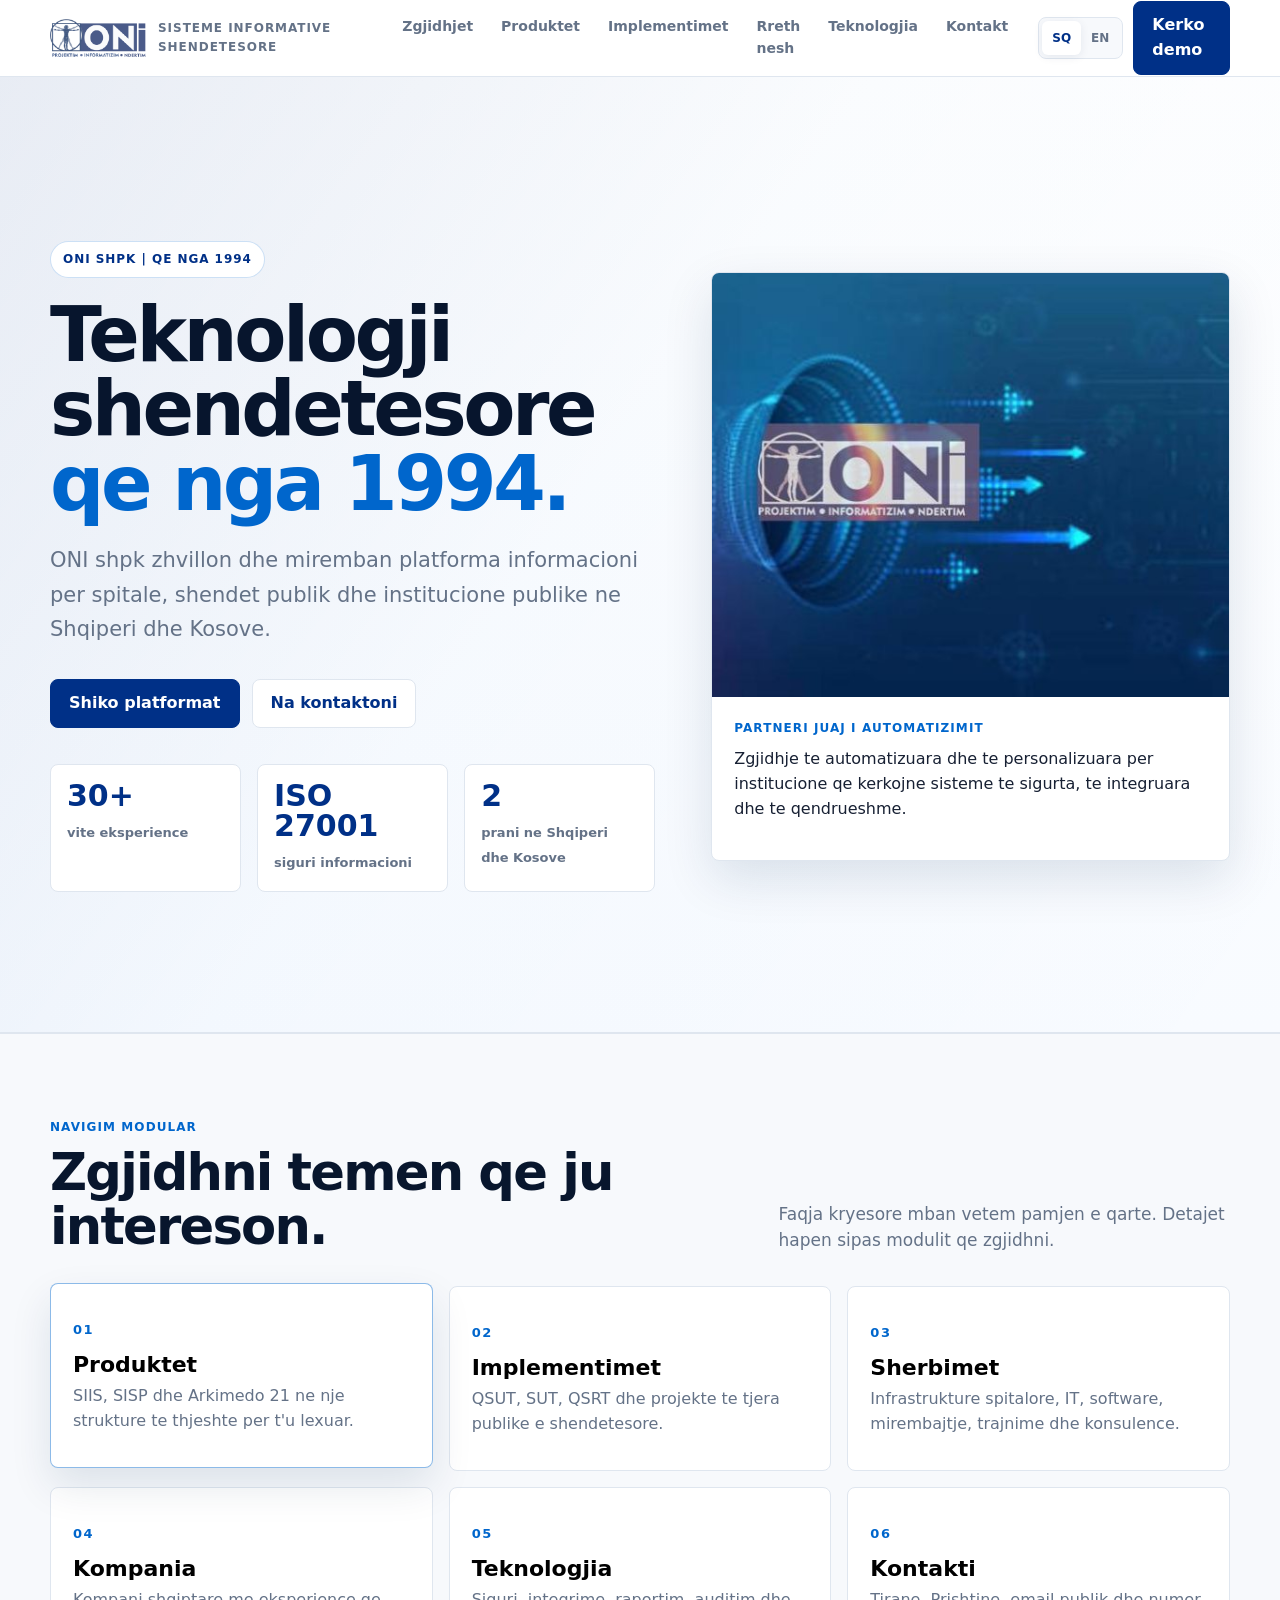
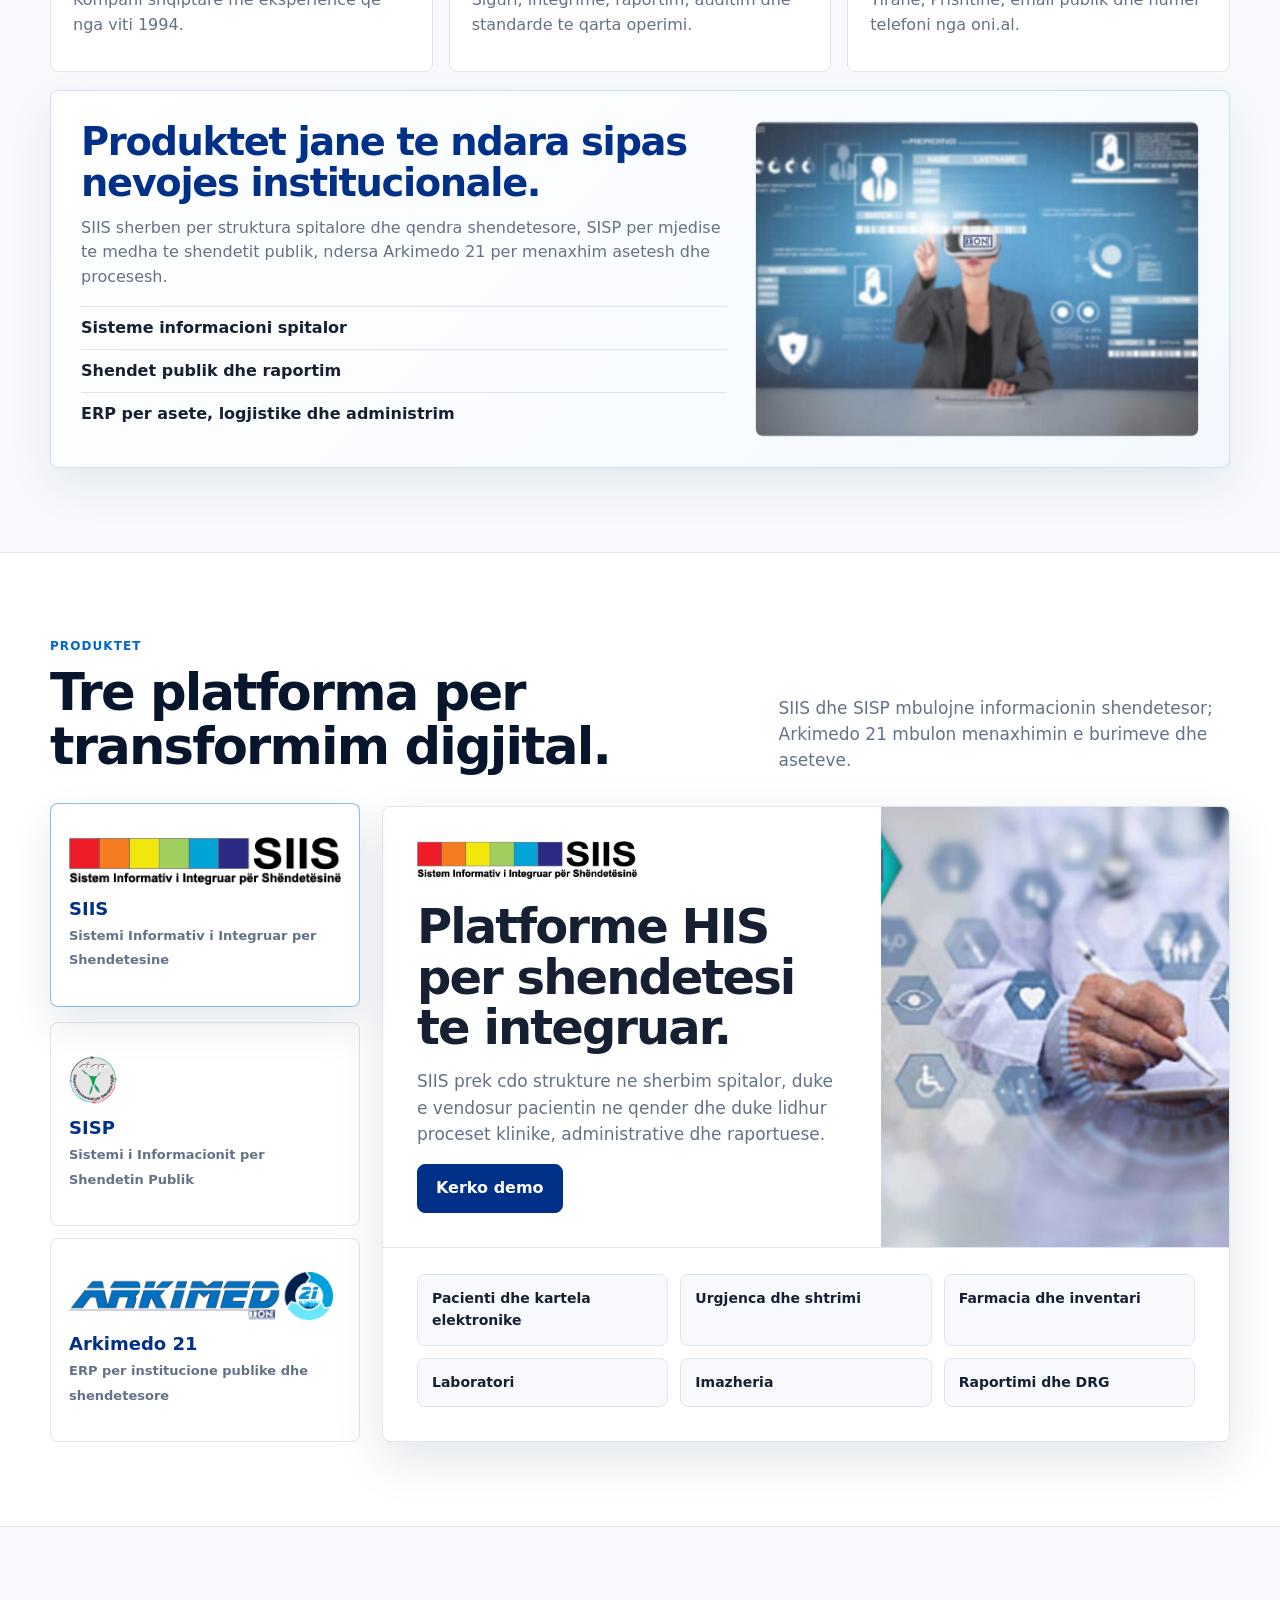
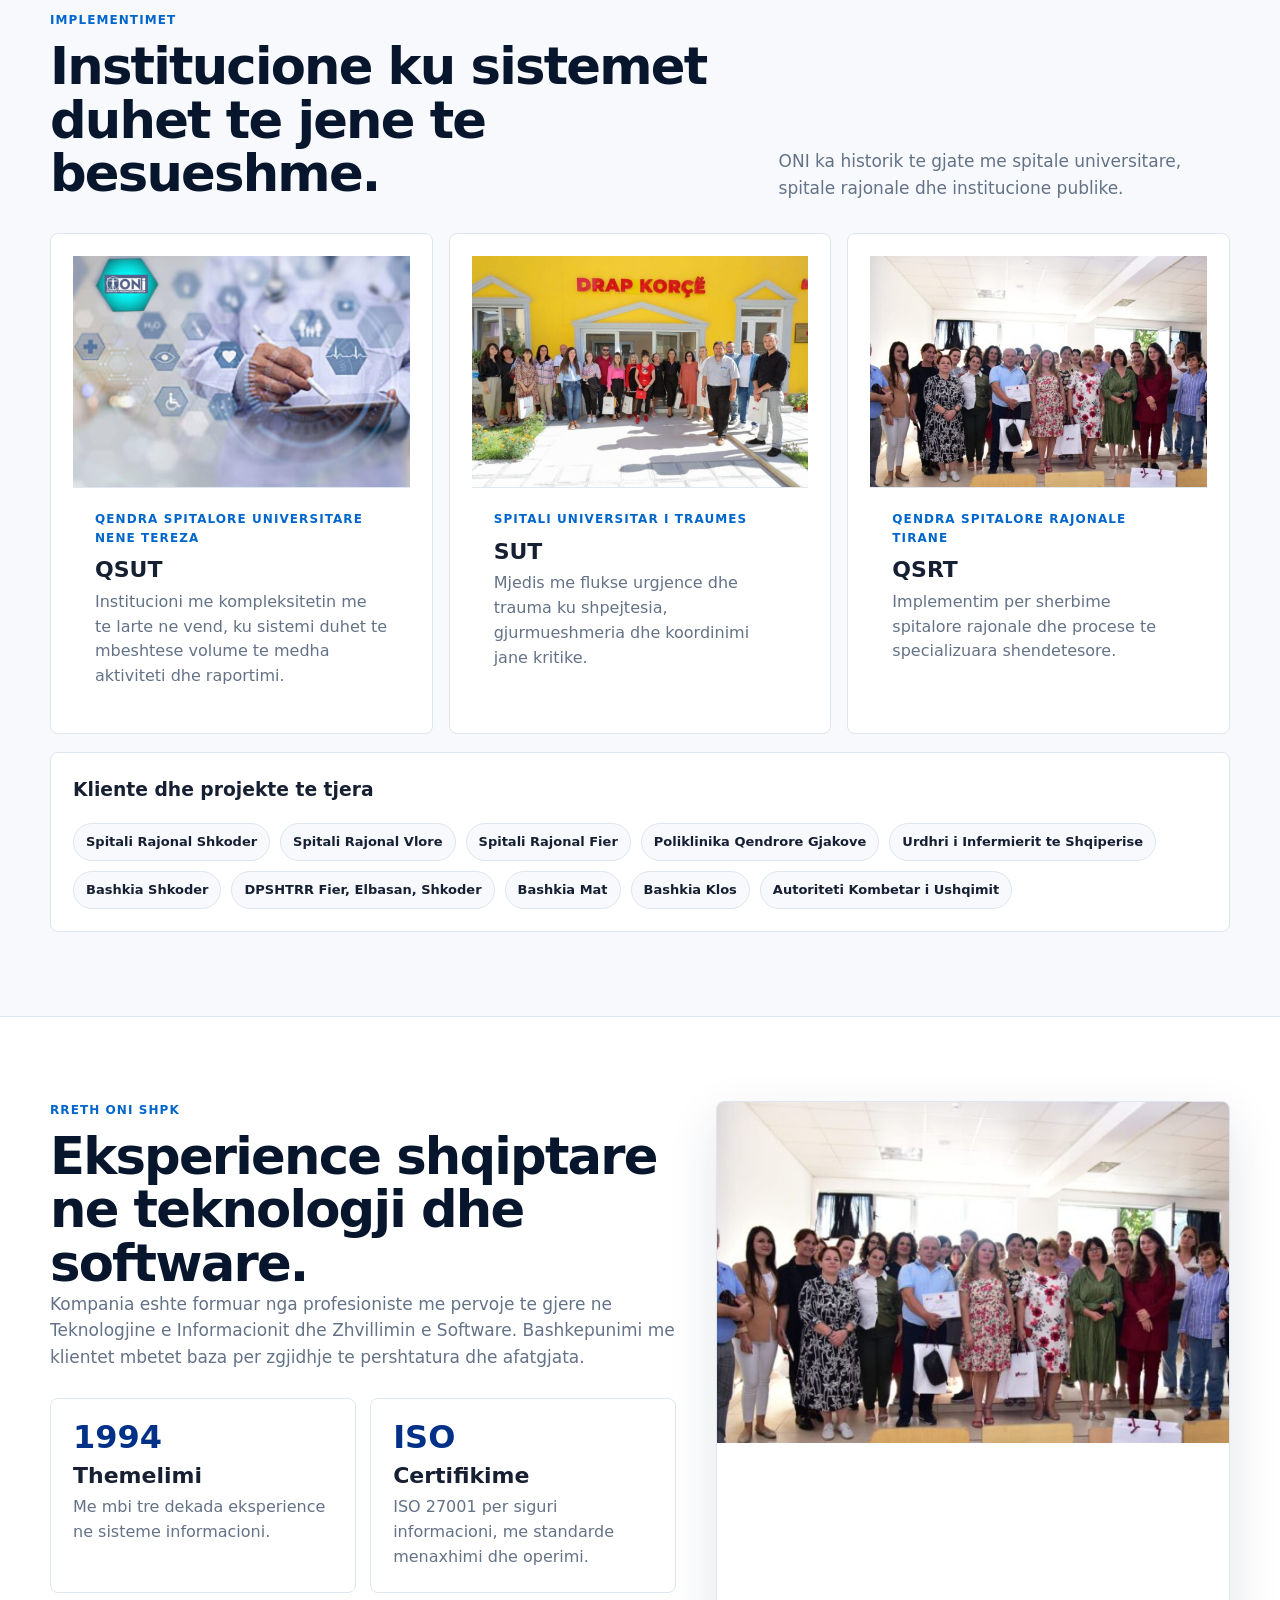
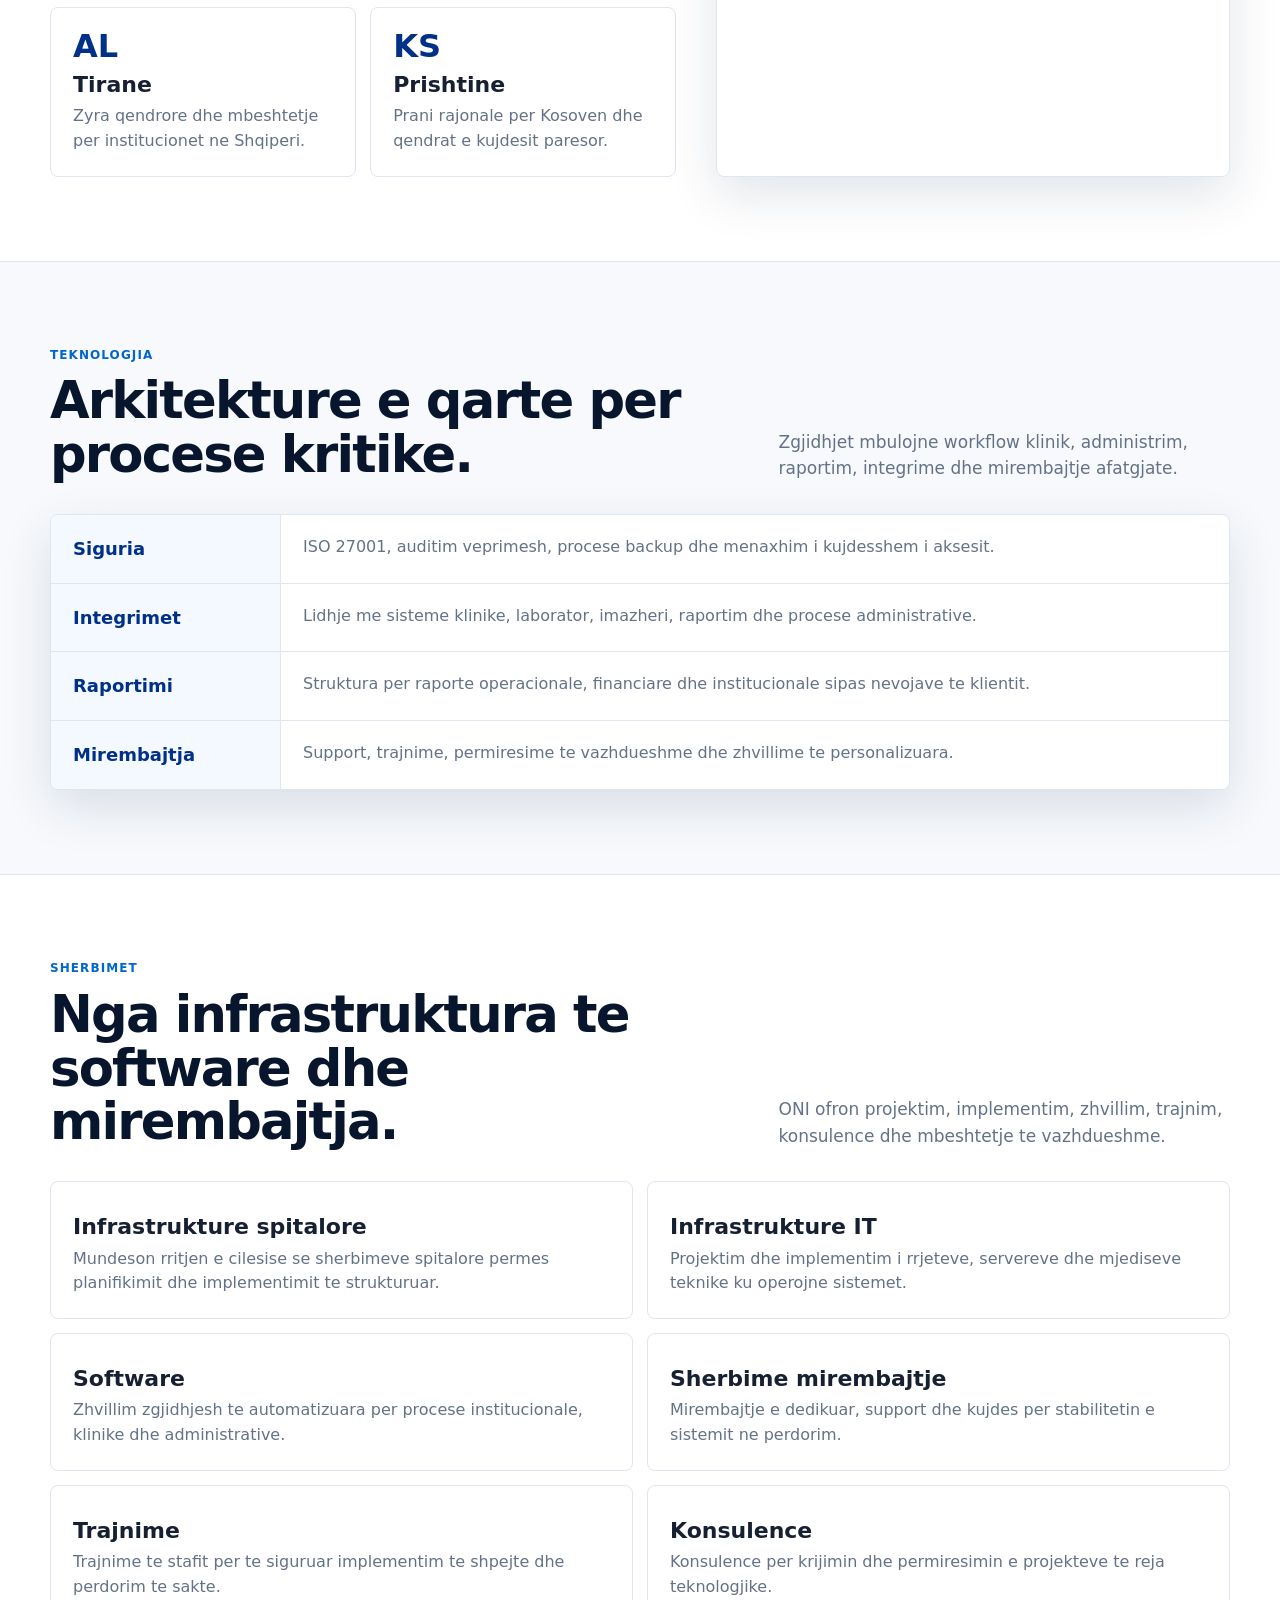
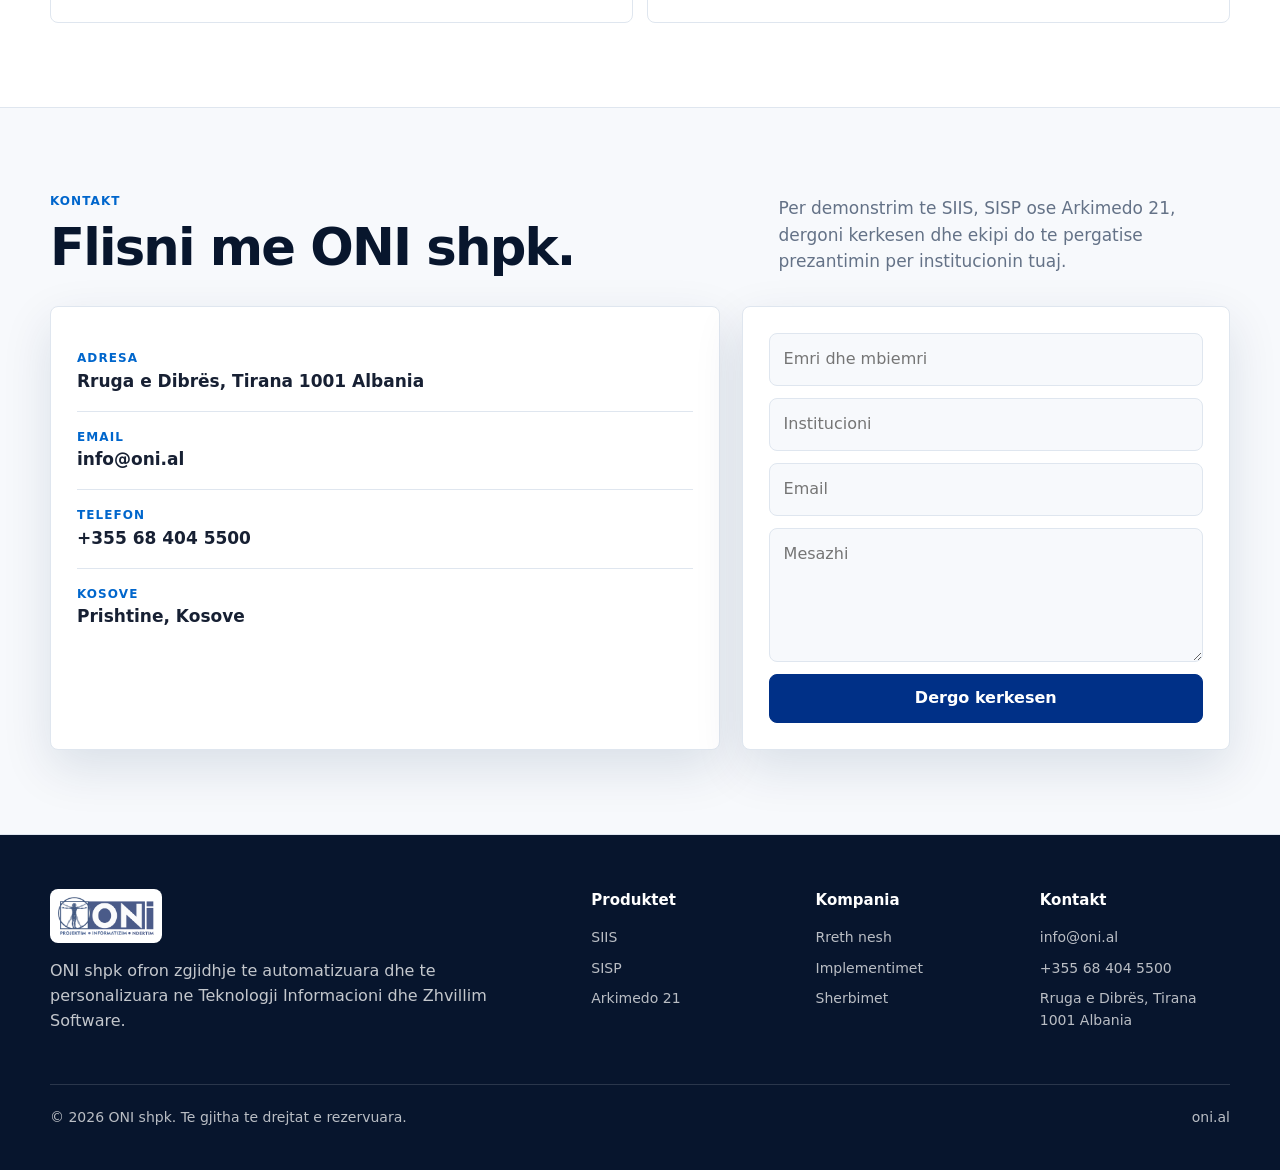
<file: index.html>
﻿<!doctype html>
<html lang="sq"><head><meta charset="utf-8"><meta name="viewport" content="width=device-width,initial-scale=1"><title>ONI shpk | Teknologji shendetesore qe nga 1994</title><meta name="description" content="ONI shpk zhvillon sisteme informacioni shendetesore dhe zgjidhje ERP per institucione ne Shqiperi dhe Kosove."><style>
:root{--b:#003087;--a:#0066cc;--p:#f4f9ff;--s:#f7f9fc;--t:#172033;--m:#647287;--l:#dfe6ef;--r:8px;--sh:0 18px 50px rgba(12,42,82,.12);font-family:Inter,system-ui,-apple-system,Segoe UI,Arial,sans-serif}*{box-sizing:border-box}html{scroll-behavior:smooth}body{margin:0;color:var(--t);line-height:1.55;background:#fff}img{max-width:100%;display:block}a{text-decoration:none;color:inherit}button,input,textarea{font:inherit}.wrap{width:min(1180px,calc(100% - 40px));margin:auto}.top{position:sticky;top:0;z-index:5;background:rgba(255,255,255,.95);backdrop-filter:blur(16px);border-bottom:1px solid var(--l)}.nav{height:76px;display:flex;align-items:center;justify-content:space-between;gap:18px}.brand{display:flex;align-items:center;gap:12px}.brand img{width:96px}.brand small{font-size:12px;color:var(--m);font-weight:800;text-transform:uppercase;letter-spacing:.08em}.links{display:flex;gap:4px}.links a{padding:10px 12px;border-radius:var(--r);font-size:14px;font-weight:750;color:var(--m)}.links a:hover{color:var(--b);background:var(--p)}.actions{display:flex;gap:10px;align-items:center}.lang{display:grid;grid-template-columns:1fr 1fr;padding:3px;background:var(--s);border:1px solid var(--l);border-radius:var(--r)}.lang button{border:0;background:transparent;border-radius:6px;padding:8px 10px;font-size:12px;font-weight:850;color:var(--m);cursor:pointer}.lang .on{background:#fff;color:var(--b);box-shadow:0 2px 10px rgba(12,42,82,.08)}.btn{display:inline-flex;align-items:center;justify-content:center;min-height:44px;border:1px solid var(--l);border-radius:var(--r);padding:11px 18px;background:#fff;color:var(--b);font-weight:850;cursor:pointer}.btn.primary{background:var(--b);border-color:var(--b);color:#fff}.menu{display:none}.hero{background:linear-gradient(125deg,rgba(0,48,135,.09),rgba(0,102,204,.02) 45%,transparent),linear-gradient(#fff,#f8fbff);border-bottom:1px solid var(--l)}.hero-grid{min-height:660px;display:grid;grid-template-columns:1.05fr .9fr;align-items:center;gap:56px;padding:80px 0 56px}.eyebrow{display:inline-flex;border:1px solid rgba(0,102,204,.2);border-radius:999px;background:#fff;color:var(--b);padding:8px 12px;font-size:12px;font-weight:900;text-transform:uppercase;letter-spacing:.08em;margin:0 0 20px}h1,h2,h3,p{margin-top:0}.hero h1{font-size:clamp(42px,6vw,76px);line-height:.98;letter-spacing:-.045em;margin:0 0 22px;color:#07152d}.hero h1 span{color:var(--a)}.lead{max-width:680px;color:var(--m);font-size:clamp(17px,2vw,21px);line-height:1.65;margin-bottom:32px}.cta{display:flex;flex-wrap:wrap;gap:12px;margin-bottom:36px}.metrics,.grid3{display:grid;grid-template-columns:repeat(3,1fr);gap:16px}.metric,.card,.tab,.info,.contact-card{border:1px solid var(--l);border-radius:var(--r);background:#fff}.metric{padding:16px;min-height:92px}.metric b{display:block;color:var(--b);font-size:30px;line-height:1;margin-bottom:9px}.metric span{font-size:13px;color:var(--m);font-weight:750}.visual,.product,.about-img{border:1px solid var(--l);border-radius:var(--r);box-shadow:var(--sh);overflow:hidden;background:#fff}.visual img{width:100%;aspect-ratio:1/.82;object-fit:cover}.visual div{padding:22px}.label,.k,.meta{display:block;color:var(--a);font-size:12px;font-weight:900;letter-spacing:.09em;text-transform:uppercase;margin-bottom:10px}section{padding:84px 0}.soft{background:var(--s);border-top:1px solid var(--l);border-bottom:1px solid var(--l)}.head{display:grid;grid-template-columns:1fr .65fr;gap:34px;align-items:end;margin-bottom:32px}.title{font-size:clamp(31px,4vw,52px);line-height:1.05;letter-spacing:-.035em;margin:0;color:#08162d}.copy{color:var(--m);font-size:17px;margin:0}.card,.tab,.info{transition:.18s}.card:hover,.tab:hover,.active,.info:hover{transform:translateY(-3px);border-color:rgba(0,102,204,.45);box-shadow:0 18px 42px rgba(12,42,82,.11)}.card{cursor:pointer;text-align:left;padding:22px;min-height:185px}.num{color:var(--a);font-size:13px;font-weight:900;letter-spacing:.12em}.card h3,.info h3{font-size:22px;line-height:1.2;margin:10px 0 6px}.card p,.info p{color:var(--m);margin:0}.panel{margin-top:18px;border:1px solid rgba(0,102,204,.18);border-radius:var(--r);background:linear-gradient(135deg,#fff,var(--p));box-shadow:0 18px 46px rgba(12,42,82,.08);padding:30px;display:grid;grid-template-columns:.8fr .55fr;gap:28px}.panel h3{font-size:clamp(26px,3vw,40px);line-height:1.08;letter-spacing:-.035em;color:var(--b);margin-bottom:12px}.panel p{color:var(--m);font-size:16px}.panel ul{list-style:none;margin:0;padding:0;display:grid;gap:8px}.panel li{border-top:1px solid rgba(0,48,135,.12);padding-top:9px;font-weight:750}.panel img{height:100%;min-height:260px;width:100%;object-fit:cover;border-radius:var(--r);border:1px solid var(--l)}.products{display:grid;grid-template-columns:310px 1fr;gap:22px}.tabs{display:grid;gap:12px}.tab{text-align:left;cursor:pointer;padding:18px}.tab img{max-height:48px;width:auto;margin-bottom:10px}.tab b{display:block;color:var(--b);font-size:18px}.tab span{font-size:13px;color:var(--m);font-weight:750}.product-main{display:grid;grid-template-columns:1fr .7fr;min-height:360px}.product-copy{padding:34px}.product-copy img{max-width:220px;max-height:70px;margin-bottom:22px}.product-copy h3{font-size:clamp(29px,4vw,48px);line-height:1.05;letter-spacing:-.04em;margin-bottom:16px}.product-copy p{color:var(--m);font-size:17px}.product-photo img{height:100%;width:100%;object-fit:cover}.pills{padding:26px 34px 34px;border-top:1px solid var(--l);display:grid;grid-template-columns:repeat(3,1fr);gap:12px}.pill{border:1px solid var(--l);border-radius:var(--r);background:var(--s);padding:13px 14px;font-size:14px;font-weight:760}.case{overflow:hidden}.case img{width:100%;aspect-ratio:1.45/1;object-fit:cover;border-bottom:1px solid var(--l)}.body{padding:22px}.clients{margin-top:18px;border:1px solid var(--l);border-radius:var(--r);background:#fff;padding:22px}.client-list{display:flex;flex-wrap:wrap;gap:10px}.client-list span{border:1px solid var(--l);border-radius:999px;background:var(--s);padding:8px 12px;font-size:13px;font-weight:750}.split{display:grid;grid-template-columns:1fr .82fr;gap:40px}.about-img img{width:100%;aspect-ratio:1.5/1;object-fit:cover}.grid2{display:grid;grid-template-columns:repeat(2,1fr);gap:14px}.info{padding:22px}.info strong{display:block;color:var(--b);font-size:32px;line-height:1;margin-bottom:10px}.tech{border:1px solid var(--l);border-radius:var(--r);background:#fff;box-shadow:var(--sh);overflow:hidden}.row{display:grid;grid-template-columns:230px 1fr;border-bottom:1px solid var(--l)}.row:last-child{border-bottom:0}.row h3{margin:0;padding:20px 22px;background:var(--p);border-right:1px solid var(--l);color:var(--b);font-size:18px}.row p{margin:0;padding:20px 22px;color:var(--m)}.contact{display:grid;grid-template-columns:.85fr .62fr;gap:22px}.contact-card{padding:26px;box-shadow:var(--sh)}.contact-row{padding:16px 0;border-bottom:1px solid var(--l)}.contact-row:last-child{border:0}.contact-row span{display:block;color:var(--a);font-size:12px;font-weight:900;text-transform:uppercase;letter-spacing:.09em}.contact-row strong{font-size:17px}.form{display:grid;gap:12px}.form input,.form textarea{width:100%;border:1px solid var(--l);border-radius:var(--r);background:var(--s);padding:13px 14px;outline:none}.form textarea{min-height:134px;resize:vertical}footer{background:#07152d;color:rgba(255,255,255,.76);padding:54px 0 32px}.foot{display:grid;grid-template-columns:1.2fr repeat(3,.45fr);gap:34px;margin-bottom:34px}footer img{width:112px;background:#fff;border-radius:var(--r);padding:8px;margin-bottom:16px}footer h3{color:#fff;font-size:15px}footer a,footer span{display:block;color:rgba(255,255,255,.72);font-size:14px;margin-bottom:9px}.bottom{border-top:1px solid rgba(255,255,255,.14);padding-top:22px;display:flex;justify-content:space-between;gap:20px}.reveal{opacity:0;transform:translateY(18px);transition:.55s}.visible{opacity:1;transform:none}.toast{position:fixed;left:50%;bottom:24px;transform:translateX(-50%);z-index:9;background:var(--b);color:#fff;padding:13px 18px;border-radius:var(--r);box-shadow:0 18px 45px rgba(12,42,82,.2);display:none;max-width:min(520px,calc(100% - 32px));text-align:center;font-weight:780}@media(max-width:1060px){.menu{display:inline-grid;place-items:center}.links{position:absolute;left:0;right:0;top:76px;background:#fff;border-bottom:1px solid var(--l);padding:14px 20px 20px;display:none;grid-template-columns:repeat(2,1fr)}.links.open{display:grid}.nav-cta{display:none}.hero-grid,.head,.panel,.products,.split,.contact{grid-template-columns:1fr}.hero-grid{min-height:auto}.product-main{grid-template-columns:1fr}}@media(max-width:760px){.wrap{width:min(1180px,calc(100% - 28px))}section{padding:64px 0}.brand small{display:none}.brand img{width:82px}.metrics,.grid3,.grid2,.pills,.foot{grid-template-columns:1fr}.hero h1{font-size:42px}.panel,.product-copy,.pills,.contact-card{padding:22px}.row{grid-template-columns:1fr}.row h3{border-right:0;border-bottom:1px solid var(--l)}.bottom{flex-direction:column}}
</style></head><body>
<header class="top"><div class="wrap nav"><a class="brand" href="#home"><img src="assets/oni-logo.png" alt="ONI shpk logo"><small data-i="brand">Sisteme Informative Shendetesore</small></a><nav class="links" id="links"><a href="#modules" data-i="navModules">Zgjidhjet</a><a href="#products" data-i="navProducts">Produktet</a><a href="#implementations" data-i="navImpl">Implementimet</a><a href="#about" data-i="navAbout">Rreth nesh</a><a href="#technology" data-i="navTech">Teknologjia</a><a href="#contact" data-i="navContact">Kontakt</a></nav><div class="actions"><div class="lang"><button class="on" data-lang="sq">SQ</button><button data-lang="en">EN</button></div><a class="btn primary nav-cta" href="#contact" data-i="demo">Kerko demo</a><button class="btn menu" id="menu">Menu</button></div></div></header>
<main id="home"><section class="hero"><div class="wrap hero-grid"><div class="reveal"><p class="eyebrow" data-i="eyebrow">ONI shpk | Qe nga 1994</p><h1 data-html="heroTitle">Teknologji shendetesore <span>qe nga 1994.</span></h1><p class="lead" data-i="lead">ONI shpk zhvillon dhe miremban platforma informacioni per spitale, shendet publik dhe institucione publike ne Shqiperi dhe Kosove.</p><div class="cta"><a class="btn primary" href="#products" data-i="heroA">Shiko platformat</a><a class="btn" href="#contact" data-i="heroB">Na kontaktoni</a></div><div class="metrics"><div class="metric"><b>30+</b><span data-i="m1">vite eksperience</span></div><div class="metric"><b>ISO 27001</b><span data-i="m2">siguri informacioni</span></div><div class="metric"><b>2</b><span data-i="m3">prani ne Shqiperi dhe Kosove</span></div></div></div><aside class="visual reveal"><img src="assets/hero-oni-healthcare.jpeg" alt="ONI healthcare technology visual"><div><span class="label" data-i="panelL">Partneri juaj i automatizimit</span><p data-i="panelT">Zgjidhje te automatizuara dhe te personalizuara per institucione qe kerkojne sisteme te sigurta, te integruara dhe te qendrueshme.</p></div></aside></div></section>
<section id="modules" class="soft"><div class="wrap"><div class="head reveal"><div><p class="k" data-i="modK">Navigim modular</p><h2 class="title" data-i="modT">Zgjidhni temen qe ju intereson.</h2></div><p class="copy" data-i="modC">Faqja kryesore mban vetem pamjen e qarte. Detajet hapen sipas modulit qe zgjidhni.</p></div><div class="grid3 reveal" id="moduleGrid"></div><article class="panel reveal" id="moduleDetail"></article></div></section>
<section id="products"><div class="wrap"><div class="head reveal"><div><p class="k" data-i="prodK">Produktet</p><h2 class="title" data-i="prodT">Tre platforma per transformim digjital.</h2></div><p class="copy" data-i="prodC">SIIS dhe SISP mbulojne informacionin shendetesor; Arkimedo 21 mbulon menaxhimin e burimeve dhe aseteve.</p></div><div class="products reveal"><div class="tabs" id="tabs"></div><article class="product" id="product"></article></div></div></section>
<section id="implementations" class="soft"><div class="wrap"><div class="head reveal"><div><p class="k" data-i="implK">Implementimet</p><h2 class="title" data-i="implT">Institucione ku sistemet duhet te jene te besueshme.</h2></div><p class="copy" data-i="implC">ONI ka historik te gjate me spitale universitare, spitale rajonale dhe institucione publike.</p></div><div class="grid3 reveal" id="cases"></div><div class="clients reveal"><h3 data-i="clientT">Kliente dhe projekte te tjera</h3><div class="client-list" id="clientList"></div></div></div></section>
<section id="about"><div class="wrap split"><div class="reveal"><p class="k" data-i="aboutK">Rreth ONI shpk</p><h2 class="title" data-i="aboutT">Eksperience shqiptare ne teknologji dhe software.</h2><p class="copy" data-i="aboutC">Kompania eshte formuar nga profesioniste me pervoje te gjere ne Teknologjine e Informacionit dhe Zhvillimin e Software. Bashkepunimi me klientet mbetet baza per zgjidhje te pershtatura dhe afatgjata.</p><div class="grid2" style="margin-top:28px"><div class="info"><strong>1994</strong><h3 data-i="founded">Themelimi</h3><p data-i="foundedC">Me mbi tre dekada eksperience ne sisteme informacioni.</p></div><div class="info"><strong>ISO</strong><h3 data-i="cert">Certifikime</h3><p data-i="certC">ISO 27001 per siguri informacioni, me standarde menaxhimi dhe operimi.</p></div><div class="info"><strong>AL</strong><h3>Tirane</h3><p data-i="alC">Zyra qendrore dhe mbeshtetje per institucionet ne Shqiperi.</p></div><div class="info"><strong>KS</strong><h3>Prishtine</h3><p data-i="ksC">Prani rajonale per Kosoven dhe qendrat e kujdesit paresor.</p></div></div></div><aside class="about-img reveal"><img src="assets/project-event-1.jpeg" alt="ONI project event"></aside></div></section>
<section id="technology" class="soft"><div class="wrap"><div class="head reveal"><div><p class="k" data-i="techK">Teknologjia</p><h2 class="title" data-i="techT">Arkitekture e qarte per procese kritike.</h2></div><p class="copy" data-i="techC">Zgjidhjet mbulojne workflow klinik, administrim, raportim, integrime dhe mirembajtje afatgjate.</p></div><div class="tech reveal" id="tech"></div></div></section>
<section id="services"><div class="wrap"><div class="head reveal"><div><p class="k" data-i="servK">Sherbimet</p><h2 class="title" data-i="servT">Nga infrastruktura te software dhe mirembajtja.</h2></div><p class="copy" data-i="servC">ONI ofron projektim, implementim, zhvillim, trajnim, konsulence dhe mbeshtetje te vazhdueshme.</p></div><div class="grid2 reveal" id="servicesGrid"></div></div></section>
<section id="contact" class="soft"><div class="wrap"><div class="head reveal"><div><p class="k" data-i="contactK">Kontakt</p><h2 class="title" data-i="contactT">Flisni me ONI shpk.</h2></div><p class="copy" data-i="contactC">Per demonstrim te SIIS, SISP ose Arkimedo 21, dergoni kerkesen dhe ekipi do te pergatise prezantimin per institucionin tuaj.</p></div><div class="contact reveal"><article class="contact-card"><div class="contact-row"><span data-i="address">Adresa</span><strong>Rruga e Dibrës, Tirana 1001 Albania</strong></div><div class="contact-row"><span>Email</span><strong>info@oni.al</strong></div><div class="contact-row"><span data-i="phone">Telefon</span><strong>+355 68 404 5500</strong></div><div class="contact-row"><span>Kosove</span><strong data-i="kosovo">Prishtine, Kosove</strong></div></article><form class="contact-card form" id="form"><input data-ph="name" placeholder="Emri dhe mbiemri"><input data-ph="org" placeholder="Institucioni"><input data-ph="email" placeholder="Email"><textarea data-ph="message" placeholder="Mesazhi"></textarea><button class="btn primary" type="submit" data-i="send">Dergo kerkesen</button></form></div></div></section></main>
<footer><div class="wrap"><div class="foot"><div><img src="assets/oni-logo.png" alt="ONI shpk logo"><p data-i="footT">ONI shpk ofron zgjidhje te automatizuara dhe te personalizuara ne Teknologji Informacioni dhe Zhvillim Software.</p></div><div><h3 data-i="footP">Produktet</h3><a href="#products">SIIS</a><a href="#products">SISP</a><a href="#products">Arkimedo 21</a></div><div><h3 data-i="footC">Kompania</h3><a href="#about" data-i="navAbout">Rreth nesh</a><a href="#implementations" data-i="navImpl">Implementimet</a><a href="#services" data-i="navServices">Sherbimet</a></div><div><h3>Kontakt</h3><span>info@oni.al</span><span>+355 68 404 5500</span><span>Rruga e Dibrës, Tirana 1001 Albania</span></div></div><div class="bottom"><span data-i="copy">© 2026 ONI shpk. Te gjitha te drejtat e rezervuara.</span><span>oni.al</span></div></div></footer><div class="toast" id="toast"></div>
<script>
const A={siis:"assets/siis-logo.png",sisp:"assets/sisp-logo.png",ark:"assets/arkimedo-logo.png",hero:"assets/hero-oni-healthcare.jpeg",hosp:"assets/hospital-infrastructure.jpeg",infra:"assets/it-infrastructure.jpeg",soft:"assets/software.jpeg",p1:"assets/project-event-1.jpeg",p2:"assets/project-event-2.jpeg"};
const L={sq:{brand:"Sisteme Informative Shendetesore",navModules:"Zgjidhjet",navProducts:"Produktet",navImpl:"Implementimet",navAbout:"Rreth nesh",navTech:"Teknologjia",navServices:"Sherbimet",navContact:"Kontakt",demo:"Kerko demo",eyebrow:"ONI shpk | Qe nga 1994",heroTitle:"Teknologji shendetesore <span>qe nga 1994.</span>",lead:"ONI shpk zhvillon dhe miremban platforma informacioni per spitale, shendet publik dhe institucione publike ne Shqiperi dhe Kosove.",heroA:"Shiko platformat",heroB:"Na kontaktoni",m1:"vite eksperience",m2:"siguri informacioni",m3:"prani ne Shqiperi dhe Kosove",panelL:"Partneri juaj i automatizimit",panelT:"Zgjidhje te automatizuara dhe te personalizuara per institucione qe kerkojne sisteme te sigurta, te integruara dhe te qendrueshme.",modK:"Navigim modular",modT:"Zgjidhni temen qe ju intereson.",modC:"Faqja kryesore mban vetem pamjen e qarte. Detajet hapen sipas modulit qe zgjidhni.",prodK:"Produktet",prodT:"Tre platforma per transformim digjital.",prodC:"SIIS dhe SISP mbulojne informacionin shendetesor; Arkimedo 21 mbulon menaxhimin e burimeve dhe aseteve.",implK:"Implementimet",implT:"Institucione ku sistemet duhet te jene te besueshme.",implC:"ONI ka historik te gjate me spitale universitare, spitale rajonale dhe institucione publike.",clientT:"Kliente dhe projekte te tjera",aboutK:"Rreth ONI shpk",aboutT:"Eksperience shqiptare ne teknologji dhe software.",aboutC:"Kompania eshte formuar nga profesioniste me pervoje te gjere ne Teknologjine e Informacionit dhe Zhvillimin e Software. Bashkepunimi me klientet mbetet baza per zgjidhje te pershtatura dhe afatgjata.",founded:"Themelimi",foundedC:"Me mbi tre dekada eksperience ne sisteme informacioni.",cert:"Certifikime",certC:"ISO 27001 per siguri informacioni, me standarde menaxhimi dhe operimi.",alC:"Zyra qendrore dhe mbeshtetje per institucionet ne Shqiperi.",ksC:"Prani rajonale per Kosoven dhe qendrat e kujdesit paresor.",techK:"Teknologjia",techT:"Arkitekture e qarte per procese kritike.",techC:"Zgjidhjet mbulojne workflow klinik, administrim, raportim, integrime dhe mirembajtje afatgjate.",servK:"Sherbimet",servT:"Nga infrastruktura te software dhe mirembajtja.",servC:"ONI ofron projektim, implementim, zhvillim, trajnim, konsulence dhe mbeshtetje te vazhdueshme.",contactK:"Kontakt",contactT:"Flisni me ONI shpk.",contactC:"Per demonstrim te SIIS, SISP ose Arkimedo 21, dergoni kerkesen dhe ekipi do te pergatise prezantimin per institucionin tuaj.",address:"Adresa",phone:"Telefon",kosovo:"Prishtine, Kosove",name:"Emri dhe mbiemri",org:"Institucioni",email:"Email",message:"Mesazhi",send:"Dergo kerkesen",toast:"Kerkesa u regjistrua si demo lokale. Lidhja me email ose CRM mund te shtohet ne hapin tjeter.",footT:"ONI shpk ofron zgjidhje te automatizuara dhe te personalizuara ne Teknologji Informacioni dhe Zhvillim Software.",footP:"Produktet",footC:"Kompania",copy:"© 2026 ONI shpk. Te gjitha te drejtat e rezervuara."},en:{brand:"Healthcare Information Systems",navModules:"Solutions",navProducts:"Products",navImpl:"Implementations",navAbout:"About",navTech:"Technology",navServices:"Services",navContact:"Contact",demo:"Request demo",eyebrow:"ONI shpk | Since 1994",heroTitle:"Healthcare technology <span>since 1994.</span>",lead:"ONI shpk develops and maintains information platforms for hospitals, public health and public institutions in Albania and Kosovo.",heroA:"Explore platforms",heroB:"Contact us",m1:"years of experience",m2:"information security",m3:"presence in Albania and Kosovo",panelL:"Your automation partner",panelT:"Automated and tailored solutions for institutions that need secure, integrated and reliable systems.",modK:"Modular navigation",modT:"Choose the topic that matters.",modC:"The homepage stays clear. Details open according to the module you select.",prodK:"Products",prodT:"Three platforms for digital transformation.",prodC:"SIIS and SISP cover healthcare information; Arkimedo 21 covers resource and asset management.",implK:"Implementations",implT:"Institutions where systems need to be reliable.",implC:"ONI has long experience across university hospitals, regional hospitals and public institutions.",clientT:"Other clients and projects",aboutK:"About ONI shpk",aboutT:"Albanian expertise in technology and software.",aboutC:"The company was founded by professionals with broad experience in Information Technology and Software Development. Close collaboration with clients remains the basis for tailored and long-term solutions.",founded:"Founded",foundedC:"More than three decades of experience in information systems.",cert:"Certifications",certC:"ISO 27001 for information security, with management and operating standards.",alC:"Head office and support for institutions in Albania.",ksC:"Regional presence for Kosovo and primary care centers.",techK:"Technology",techT:"Clear architecture for critical processes.",techC:"The solutions cover clinical workflow, administration, reporting, integrations and long-term maintenance.",servK:"Services",servT:"From infrastructure to software and maintenance.",servC:"ONI provides design, implementation, development, training, consulting and continuous support.",contactK:"Contact",contactT:"Talk to ONI shpk.",contactC:"For a demonstration of SIIS, SISP or Arkimedo 21, send a request and the team will prepare a presentation for your institution.",address:"Address",phone:"Phone",kosovo:"Prishtina, Kosovo",name:"Full name",org:"Institution",email:"Email",message:"Message",send:"Send request",toast:"The request was captured as a local demo. Email or CRM wiring can be added next.",footT:"ONI shpk provides automated and tailored solutions in Information Technology and Software Development.",footP:"Products",footC:"Company",copy:"© 2026 ONI shpk. All rights reserved."}};
const D={sq:{mods:[["01","Produktet","SIIS, SISP dhe Arkimedo 21 ne nje strukture te thjeshte per t'u lexuar.","Produktet jane te ndara sipas nevojes institucionale.","SIIS sherben per struktura spitalore dhe qendra shendetesore, SISP per mjedise te medha te shendetit publik, ndersa Arkimedo 21 per menaxhim asetesh dhe procesesh.",["Sisteme informacioni spitalor","Shendet publik dhe raportim","ERP per asete, logjistike dhe administrim"],A.soft],["02","Implementimet","QSUT, SUT, QSRT dhe projekte te tjera publike e shendetesore.","Implementime me peshe institucionale.","Faqja vendos ne fokus projektet qe tregojne besueshmeri: QSUT, Spitali Universitar i Traumes dhe Qendra Spitalore Rajonale Tirane.",["QSUT Nene Tereza","Spitali Universitar i Traumes","QSRT Shefqet Ndroqi"],A.hosp],["03","Sherbimet","Infrastrukture spitalore, IT, software, mirembajtje, trajnime dhe konsulence.","Nga projekti te operimi i perditshem.","ONI kombinon zhvillim software, infrastrukture, implementim dhe mbeshtetje per te mos e lene sistemin vetem ne fazen e instalimit.",["Implementim dhe migrim","Trajnim stafi","Mirembajtje dhe support"],A.infra],["04","Kompania","Kompani shqiptare me eksperience qe nga viti 1994.","E themeluar ne 1994.","Pozicionim si partner i automatizimit per institucione qe kerkojne zgjidhje te pershtatura, te sigurta dhe te mirembajtura.",["30+ vite eksperience","Zyre ne Tirane","Prani ne Prishtine"],A.p1],["05","Teknologjia","Siguri, integrime, raportim, auditim dhe standarde te qarta operimi.","Teknologji per procese kritike.","Sistemet duhet te jene te lexueshme per kliniken, administraten dhe ekipet teknike: nga raportimi deri te historiku i veprimeve.",["ISO 27001","Integrime klinike","Raportim institucional"],A.hero],["06","Kontakti","Tirane, Prishtine, email publik dhe numer telefoni nga oni.al.","Kontakt i qarte dhe i verifikueshem.","Faqja mbyllet me te dhenat publike te ONI dhe nje formular statik per kerkese demo.",["Rruga e Dibrës, Tirana 1001","info@oni.al","+355 68 404 5500"],A.p2]],prod:[["SIIS",A.siis,"Sistemi Informativ i Integruar per Shendetesine","Platforme HIS per shendetesi te integruar.","SIIS prek cdo strukture ne sherbim spitalor, duke e vendosur pacientin ne qender dhe duke lidhur proceset klinike, administrative dhe raportuese.",A.hosp,["Pacienti dhe kartela elektronike","Urgjenca dhe shtrimi","Farmacia dhe inventari","Laboratori","Imazheria","Raportimi dhe DRG"]],["SISP",A.sisp,"Sistemi i Informacionit per Shendetin Publik","Platforme per struktura te medha dhe shendet publik.","SISP mbeshtet menaxhimin e informacionit ne shkalle institucionale, me fokus ne sherbimin ndaj pacientit, raportimin dhe integrimin e proceseve.",A.hero,["Menaxhim pacienti","Raporte institucionale","Integrime klinike","Monitorim aktiviteti","Auditim veprimesh","Siguri informacioni"]],["Arkimedo 21",A.ark,"ERP per institucione publike dhe shendetesore","Menaxhim 360 grade i burimeve dhe aseteve.","Arkimedo 21 ndihmon institucionet te menaxhojne komponentet kryesore te aktivitetit: asete, logjistike, ekonomi, burime njerezore dhe procese mbeshtetese.",A.soft,["Inventar asetesh","Mirembajtje","Logjistike","Ekonomi","Burime njerezore","GIS dhe BIM"]]],cases:[["QSUT","Qendra Spitalore Universitare Nene Tereza","Institucioni me kompleksitetin me te larte ne vend, ku sistemi duhet te mbeshtese volume te medha aktiviteti dhe raportimi.",A.hosp],["SUT","Spitali Universitar i Traumes","Mjedis me flukse urgjence dhe trauma ku shpejtesia, gjurmueshmeria dhe koordinimi jane kritike.",A.p2],["QSRT","Qendra Spitalore Rajonale Tirane","Implementim per sherbime spitalore rajonale dhe procese te specializuara shendetesore.",A.p1]],clients:["Spitali Rajonal Shkoder","Spitali Rajonal Vlore","Spitali Rajonal Fier","Poliklinika Qendrore Gjakove","Urdhri i Infermierit te Shqiperise","Bashkia Shkoder","DPSHTRR Fier, Elbasan, Shkoder","Bashkia Mat","Bashkia Klos","Autoriteti Kombetar i Ushqimit"],tech:[["Siguria","ISO 27001, auditim veprimesh, procese backup dhe menaxhim i kujdesshem i aksesit."],["Integrimet","Lidhje me sisteme klinike, laborator, imazheri, raportim dhe procese administrative."],["Raportimi","Struktura per raporte operacionale, financiare dhe institucionale sipas nevojave te klientit."],["Mirembajtja","Support, trajnime, permiresime te vazhdueshme dhe zhvillime te personalizuara."]],services:[["Infrastrukture spitalore","Mundeson rritjen e cilesise se sherbimeve spitalore permes planifikimit dhe implementimit te strukturuar."],["Infrastrukture IT","Projektim dhe implementim i rrjeteve, servereve dhe mjediseve teknike ku operojne sistemet."],["Software","Zhvillim zgjidhjesh te automatizuara per procese institucionale, klinike dhe administrative."],["Sherbime mirembajtje","Mirembajtje e dedikuar, support dhe kujdes per stabilitetin e sistemit ne perdorim."],["Trajnime","Trajnime te stafit per te siguruar implementim te shpejte dhe perdorim te sakte."],["Konsulence","Konsulence per krijimin dhe permiresimin e projekteve te reja teknologjike."]]},en:null};
D.en=JSON.parse(JSON.stringify(D.sq));D.en.mods=[["01","Products","SIIS, SISP and Arkimedo 21 in a structure that is easy to scan.","Products are separated by institutional need.","SIIS serves hospitals and health centers, SISP serves large public-health environments, while Arkimedo 21 supports asset and process management.",["Hospital information systems","Public health and reporting","ERP for assets, logistics and administration"],A.soft],["02","Implementations","QSUT, SUT, QSRT and other public and healthcare projects.","Implementations with institutional weight.","The page focuses on projects that show reliability: QSUT, University Trauma Hospital and Tirana Regional Hospital Center.",["QSUT Nene Tereza","University Trauma Hospital","QSRT Shefqet Ndroqi"],A.hosp],["03","Services","Hospital infrastructure, IT, software, maintenance, training and consulting.","From project to daily operation.","ONI combines software development, infrastructure, implementation and support so the system is not left at installation stage.",["Implementation and migration","Staff training","Maintenance and support"],A.infra],["04","Company","An Albanian company with experience since 1994.","Founded in 1994.","Positioned as an automation partner for institutions that need tailored, secure and maintained solutions.",["30+ years of experience","Office in Tirana","Presence in Prishtina"],A.p1],["05","Technology","Security, integrations, reporting, audit and clear operating standards.","Technology for critical processes.","Systems must be readable for clinical, administrative and technical teams: from reporting to action history.",["ISO 27001","Clinical integrations","Institutional reporting"],A.hero],["06","Contact","Tirana, Prishtina, public email and phone from oni.al.","Clear and verifiable contact.","The page closes with ONI public contact details and a static request form for demos.",["Rruga e Dibrës, Tirana 1001","info@oni.al","+355 68 404 5500"],A.p2]];D.en.prod=[["SIIS",A.siis,"Integrated Healthcare Information System","A HIS platform for integrated healthcare.","SIIS touches every structure in a hospital service, placing the patient at the center and connecting clinical, administrative and reporting processes.",A.hosp,["Patient and electronic record","Emergency and admission","Pharmacy and inventory","Laboratory","Imaging","Reporting and DRG"]],["SISP",A.sisp,"Public Health Information System","A platform for large-scale public health environments.","SISP supports information management at institutional scale, with focus on patient service, reporting and process integration.",A.hero,["Patient management","Institutional reports","Clinical integrations","Activity monitoring","Action audit","Information security"]],["Arkimedo 21",A.ark,"ERP for public and healthcare institutions","360-degree resource and asset management.","Arkimedo 21 helps institutions manage core activity components: assets, logistics, economics, human resources and supporting processes.",A.soft,["Asset inventory","Maintenance","Logistics","Economics","Human resources","GIS and BIM"]]];D.en.cases=[["QSUT","Nene Tereza University Hospital Center","The most complex institution in the country, where the system must support high volumes of activity and reporting.",A.hosp],["SUT","University Trauma Hospital","An emergency and trauma environment where speed, traceability and coordination are critical.",A.p2],["QSRT","Tirana Regional Hospital Center","Implementation for regional hospital services and specialized healthcare processes.",A.p1]];D.en.tech=[["Security","ISO 27001, action audit, backup processes and careful access management."],["Integrations","Connections with clinical systems, laboratory, imaging, reporting and administrative processes."],["Reporting","Structures for operational, financial and institutional reports according to client needs."],["Maintenance","Support, training, continuous improvements and tailored development."]];D.en.services=[["Hospital infrastructure","Enables improved quality of hospital services through structured planning and implementation."],["IT infrastructure","Design and implementation of networks, servers and technical environments where systems operate."],["Software","Development of automated solutions for institutional, clinical and administrative processes."],["Maintenance services","Dedicated maintenance, support and care for system stability in use."],["Training","Staff training to ensure fast implementation and accurate use."],["Consulting","Consulting for the creation and improvement of new technology projects."]];D.en.clients=["Shkodra Regional Hospital","Vlora Regional Hospital","Fier Regional Hospital","Gjakova Central Polyclinic","Order of Nurses of Albania","Shkodra Municipality","DPSHTRR Fier, Elbasan, Shkoder","Mat Municipality","Klos Municipality","National Food Authority"];
let lang=localStorage.getItem("oni-lang")||"sq",mi=0,pi=0;const $=id=>document.getElementById(id),C=()=>({...L[lang],...D[lang]});function texts(){const c=C();document.documentElement.lang=lang;document.querySelectorAll("[data-i]").forEach(e=>{if(c[e.dataset.i])e.textContent=c[e.dataset.i]});document.querySelectorAll("[data-html]").forEach(e=>{if(c[e.dataset.html])e.innerHTML=c[e.dataset.html]});document.querySelectorAll("[data-ph]").forEach(e=>{if(c[e.dataset.ph])e.placeholder=c[e.dataset.ph]});document.querySelectorAll("[data-lang]").forEach(b=>b.classList.toggle("on",b.dataset.lang===lang))}function modules(){let c=C(),g=$("moduleGrid");g.innerHTML="";c.mods.forEach((m,i)=>{let b=document.createElement("button");b.className="card"+(i===mi?" active":"");b.innerHTML=`<span class="num">${m[0]}</span><div><h3>${m[1]}</h3><p>${m[2]}</p></div>`;b.onclick=()=>{mi=i;modules()};g.appendChild(b)});let m=c.mods[mi];$("moduleDetail").innerHTML=`<div><h3>${m[3]}</h3><p>${m[4]}</p><ul>${m[5].map(x=>`<li>${x}</li>`).join("")}</ul></div><img src="${m[6]}" alt="${m[1]}">`}function products(){let c=C(),t=$("tabs");t.innerHTML="";c.prod.forEach((p,i)=>{let b=document.createElement("button");b.className="tab"+(i===pi?" active":"");b.innerHTML=`<img src="${p[1]}" alt="${p[0]} logo"><b>${p[0]}</b><span>${p[2]}</span>`;b.onclick=()=>{pi=i;products()};t.appendChild(b)});let p=c.prod[pi];$("product").innerHTML=`<div class="product-main"><div class="product-copy"><img src="${p[1]}" alt="${p[0]} logo"><h3>${p[3]}</h3><p>${p[4]}</p><a class="btn primary" href="#contact">${c.demo}</a></div><div class="product-photo"><img src="${p[5]}" alt="${p[0]}"></div></div><div class="pills">${p[6].map(x=>`<div class="pill">${x}</div>`).join("")}</div>`}function cards(){let c=C();$("cases").innerHTML=c.cases.map(x=>`<article class="card case"><img src="${x[3]}" alt="${x[0]}"><div class="body"><div class="meta">${x[1]}</div><h3>${x[0]}</h3><p>${x[2]}</p></div></article>`).join("");$("clientList").innerHTML=c.clients.map(x=>`<span>${x}</span>`).join("");$("tech").innerHTML=c.tech.map(x=>`<div class="row"><h3>${x[0]}</h3><p>${x[1]}</p></div>`).join("");$("servicesGrid").innerHTML=c.services.map(x=>`<article class="info"><h3>${x[0]}</h3><p>${x[1]}</p></article>`).join("")}function render(){texts();modules();products();cards()}document.querySelectorAll("[data-lang]").forEach(b=>b.onclick=()=>{lang=b.dataset.lang;localStorage.setItem("oni-lang",lang);render()});$("menu").onclick=()=>$("links").classList.toggle("open");$("links").onclick=e=>{if(e.target.closest("a"))$("links").classList.remove("open")};$("form").onsubmit=e=>{e.preventDefault();let t=$("toast");t.textContent=C().toast;t.style.display="block";clearTimeout(window.tt);window.tt=setTimeout(()=>t.style.display="none",3500);e.target.reset()};if("IntersectionObserver"in window){let o=new IntersectionObserver(es=>es.forEach(e=>{if(e.isIntersecting){e.target.classList.add("visible");o.unobserve(e.target)}}),{threshold:.12});document.querySelectorAll(".reveal").forEach(e=>o.observe(e))}else document.querySelectorAll(".reveal").forEach(e=>e.classList.add("visible"));render();
</script>
</body></html>
</file>
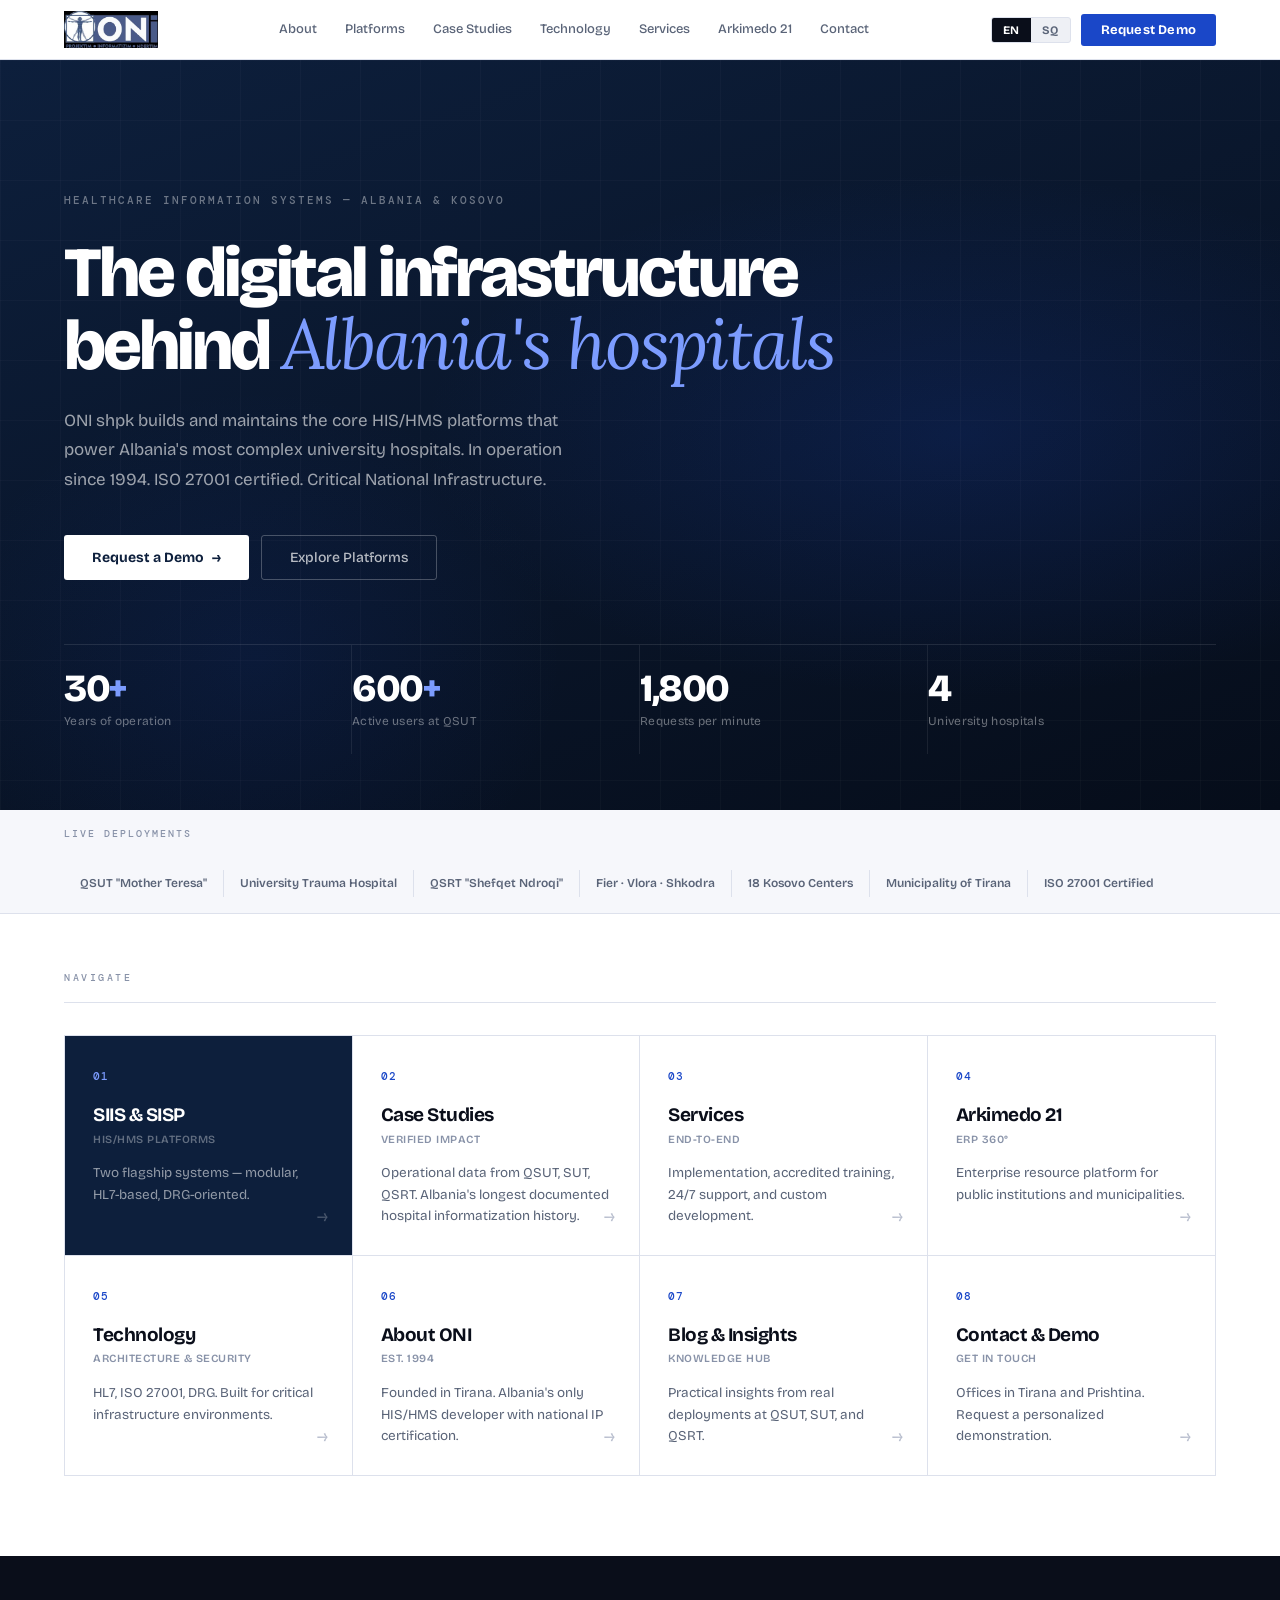
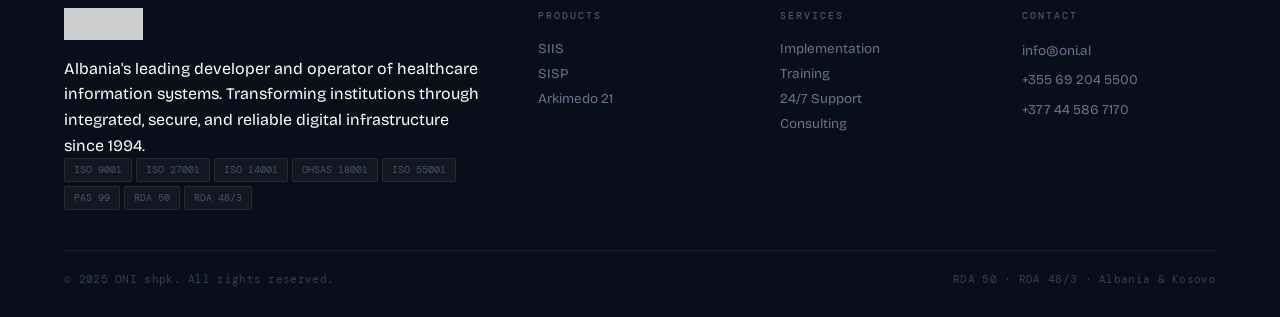
<file: oni website.html>
<!DOCTYPE html>
<html lang="en">
<head>
<meta charset="UTF-8">
<meta name="viewport" content="width=device-width, initial-scale=1.0">
<title>ONI shpk — Healthcare Information Systems</title>
<link rel="preconnect" href="https://fonts.googleapis.com">
<link href="https://fonts.googleapis.com/css2?family=Bricolage+Grotesque:opsz,wght@12..96,300;400;500;600;700;800&family=Lora:ital,wght@0,500;0,600;1,400;1,600&family=DM+Mono:wght@400;500&display=swap" rel="stylesheet">
<style>
*,*::before,*::after{margin:0;padding:0;box-sizing:border-box}
:root{
  --w:#ffffff;
  --ink:#0a0e1a;
  --navy:#0d1f3c;
  --blue:#1a47c8;
  --blue-h:#1338a8;
  --blue-xl:#eef2ff;
  --blue-m:#c7d2fe;
  --mist:#f6f7fb;
  --g100:#eef0f5;
  --g200:#dde1ec;
  --g300:#b8bece;
  --g400:#8892a8;
  --g500:#5a6478;
  --g600:#3d4760;
  --rule:1px solid var(--g200);
  --rule-strong:1.5px solid var(--ink);
  --r:4px;
}
html{scroll-behavior:smooth;overflow-x:hidden;font-size:16px}
body{
  background:var(--w);color:var(--ink);
  font-family:"Bricolage Grotesque",sans-serif;
  line-height:1.6;overflow-x:hidden;
  -webkit-font-smoothing:antialiased;
}
a{text-decoration:none;color:inherit}
button{font-family:"Bricolage Grotesque",sans-serif;cursor:pointer;border:none;background:none;padding:0}
::-webkit-scrollbar{width:3px}
::-webkit-scrollbar-thumb{background:var(--blue);border-radius:2px}

/* PAGES */
.page{display:none;min-height:100vh}
.page.active{display:block}

/* ── NAV ── */
#nav{
  position:fixed;top:0;left:0;right:0;z-index:300;
  height:60px;
  display:flex;align-items:center;justify-content:space-between;
  padding:0 5%;
  background:rgba(255,255,255,.97);
  border-bottom:var(--rule);
  backdrop-filter:blur(20px);
  transition:border-color .3s,box-shadow .3s;
}
#nav.solid{border-bottom-color:var(--g300);box-shadow:0 1px 20px rgba(10,14,26,.06)}
.nav-logo{cursor:pointer;display:flex;align-items:center}
.nav-logo img{height:38px;width:auto;object-fit:contain;display:block}
.nav-links{display:flex;align-items:center;gap:0}
.nl{
  padding:0 14px;height:60px;
  display:flex;align-items:center;
  font-size:13px;font-weight:500;
  color:var(--g500);
  border-bottom:2px solid transparent;
  transition:color .15s,border-color .15s;
  white-space:nowrap;
}
.nl:hover{color:var(--ink)}
.nl.cur{color:var(--blue);border-bottom-color:var(--blue)}
.nav-r{display:flex;align-items:center;gap:10px}
.lang-sw{display:flex;background:var(--g100);border-radius:3px;overflow:hidden;border:var(--rule)}
.lb{padding:5px 11px;font-size:11.5px;font-weight:700;letter-spacing:.5px;color:var(--g500);transition:.15s}
.lb.on{background:var(--ink);color:#fff}
.nav-cta{
  padding:8px 20px;background:var(--blue);color:#fff;
  border-radius:3px;font-size:13px;font-weight:700;
  letter-spacing:.2px;transition:.2s;white-space:nowrap;
}
.nav-cta:hover{background:var(--blue-h);transform:translateY(-1px);box-shadow:0 4px 16px rgba(26,71,200,.3)}
.ham{display:none;padding:6px;flex-direction:column;gap:5px}
.hb{width:20px;height:1.5px;background:var(--ink);border-radius:1px;transition:.3s}
#mnav{
  display:none;position:fixed;top:60px;left:0;right:0;
  background:#fff;border-bottom:var(--rule);z-index:299;
  flex-direction:column;padding:8px 20px 16px;
}
#mnav.open{display:flex}
#mnav .mnl{padding:10px 0;font-size:15px;font-weight:500;color:var(--ink);border-bottom:var(--rule)}
#mnav .mnl:last-of-type{border-bottom:none}
#mnav .mf{display:flex;gap:8px;padding-top:12px}

/* PW */
.pw{padding-top:60px}

/* ═══════════════════════════
   HOME
═══════════════════════════ */
/* HERO */
.hero{
  min-height:calc(90vh - 60px);
  display:flex;flex-direction:column;justify-content:flex-end;
  padding:0 5% 56px;
  background:var(--navy);
  position:relative;overflow:hidden;
}
.hero-bg{
  position:absolute;inset:0;
  background:
    radial-gradient(ellipse 60% 50% at 75% 50%,rgba(26,71,200,.18) 0%,transparent 70%),
    radial-gradient(ellipse 40% 60% at 20% 80%,rgba(26,71,200,.1) 0%,transparent 60%),
    linear-gradient(160deg,#0d1f3c 0%,#060d1a 100%);
  z-index:0;
}
.hero-grid{
  position:absolute;inset:0;
  background-image:
    linear-gradient(rgba(255,255,255,.025) 1px,transparent 1px),
    linear-gradient(90deg,rgba(255,255,255,.025) 1px,transparent 1px);
  background-size:60px 60px;
  z-index:1;
}
.hero-content{position:relative;z-index:2;max-width:820px}
.hero-label{
  font-family:"DM Mono",monospace;
  font-size:11px;font-weight:500;letter-spacing:2px;
  text-transform:uppercase;color:rgba(255,255,255,.4);
  margin-bottom:28px;
}
.hero h1{
  font-size:clamp(38px,5.5vw,72px);
  font-weight:800;letter-spacing:-3px;
  line-height:1.0;
  color:#fff;
  margin-bottom:24px;
}
.hero h1 em{
  font-family:"Lora",serif;
  font-style:italic;font-weight:400;
  color:#7c9cff;letter-spacing:-2px;
}
.hero-p{
  font-size:17px;color:rgba(255,255,255,.6);
  line-height:1.75;max-width:520px;margin-bottom:40px;
}
.hero-btns{display:flex;gap:12px;flex-wrap:wrap;margin-bottom:64px}
.btn-w{
  display:inline-flex;align-items:center;gap:8px;
  padding:13px 28px;background:#fff;color:var(--navy);
  border-radius:3px;font-size:14px;font-weight:700;transition:.2s;
}
.btn-w:hover{background:#e8ecff;transform:translateY(-1px)}
.btn-o{
  display:inline-flex;align-items:center;gap:8px;
  padding:13px 28px;background:transparent;color:rgba(255,255,255,.7);
  border:1px solid rgba(255,255,255,.25);border-radius:3px;
  font-size:14px;font-weight:500;transition:.2s;
}
.btn-o:hover{border-color:rgba(255,255,255,.5);color:#fff}
/* STAT ROW */
.hero-stats{
  display:grid;grid-template-columns:repeat(4,1fr);
  border-top:1px solid rgba(255,255,255,.1);
  position:relative;z-index:2;
}
.hs{padding:24px 0;border-right:1px solid rgba(255,255,255,.08)}
.hs:last-child{border-right:none}
.hs-n{
  font-size:clamp(26px,3vw,40px);font-weight:800;
  color:#fff;letter-spacing:-1.5px;line-height:1;margin-bottom:6px;
}
.hs-n span{color:#7c9cff}
.hs-l{font-size:12px;color:rgba(255,255,255,.4);letter-spacing:.3px;line-height:1.4}
/* TRUST STRIP */
.trust{
  padding:16px 5%;
  background:var(--mist);border-bottom:var(--rule);
  display:flex;align-items:center;gap:28px;flex-wrap:wrap;
}
.trust-lbl{
  font-family:"DM Mono",monospace;
  font-size:10px;font-weight:500;letter-spacing:2px;
  text-transform:uppercase;color:var(--g400);white-space:nowrap;flex-shrink:0;
}
.trust-items{display:flex;gap:0;align-items:stretch;flex-wrap:wrap}
.ti{
  padding:4px 16px;
  font-size:12px;font-weight:600;color:var(--g500);
  border-left:var(--rule);white-space:nowrap;
  display:flex;align-items:center;
}
.ti:first-child{border-left:none}

/* NAV CARDS */
.ncs{padding:56px 5% 80px;background:var(--w)}
.ncs-lbl{
  font-family:"DM Mono",monospace;
  font-size:10px;font-weight:500;letter-spacing:2.5px;
  text-transform:uppercase;color:var(--g400);
  margin-bottom:32px;padding-bottom:16px;
  border-bottom:var(--rule);
}
.ncg{display:grid;grid-template-columns:repeat(4,1fr);border:var(--rule)}
.nc{
  padding:32px 28px 28px;
  border-right:var(--rule);
  border-bottom:var(--rule);
  cursor:pointer;
  transition:background .15s;
  position:relative;
  background:var(--w);
}
.nc:nth-child(4n),.nc:nth-child(8n){border-right:none}
.nc:nth-child(5),.nc:nth-child(6),.nc:nth-child(7),.nc:nth-child(8){border-bottom:none}
.nc:hover{background:var(--mist)}
.nc-num{
  font-family:"DM Mono",monospace;
  font-size:11px;font-weight:500;letter-spacing:1px;
  color:var(--blue);margin-bottom:18px;
  display:block;
}
.nc-t{
  font-size:19px;font-weight:700;color:var(--ink);
  letter-spacing:-.5px;margin-bottom:4px;line-height:1.2;
}
.nc-s{
  font-size:11px;font-weight:600;letter-spacing:.5px;
  text-transform:uppercase;color:var(--g400);margin-bottom:14px;
}
.nc-d{font-size:13.5px;color:var(--g500);line-height:1.6}
.nc-arr{
  position:absolute;bottom:24px;right:24px;
  font-size:18px;color:var(--g300);transition:.2s;
}
.nc:hover .nc-arr{color:var(--blue);transform:translateX(3px)}
.nc.feat{background:var(--navy);}
.nc.feat .nc-num{color:#7c9cff}
.nc.feat .nc-t{color:#fff}
.nc.feat .nc-s{color:rgba(255,255,255,.35)}
.nc.feat .nc-d{color:rgba(255,255,255,.55)}
.nc.feat .nc-arr{color:rgba(255,255,255,.25)}
.nc.feat:hover{background:#162848}
.nc.feat:hover .nc-arr{color:#7c9cff}

/* ═══════════════════════════
   INNER PAGES — SHARED
═══════════════════════════ */
.ph{
  padding:52px 5% 48px;
  border-bottom:var(--rule);
  background:var(--w);
}
.bc{
  display:flex;align-items:center;gap:8px;
  margin-bottom:22px;
  font-family:"DM Mono",monospace;
  font-size:11px;font-weight:500;letter-spacing:.5px;
  color:var(--g400);
}
.bc button{color:var(--blue);font-weight:500;background:none;padding:0;font-family:"DM Mono",monospace;font-size:11px;letter-spacing:.5px;transition:.15s}
.bc button:hover{color:var(--blue-h)}
.bc-sep{color:var(--g300)}
.ph-tag{
  font-family:"DM Mono",monospace;
  font-size:10px;font-weight:500;letter-spacing:2px;
  text-transform:uppercase;color:var(--blue);margin-bottom:14px;
}
.ph h1{
  font-size:clamp(28px,4vw,52px);
  font-weight:800;letter-spacing:-2px;
  color:var(--ink);line-height:1.08;margin-bottom:14px;
}
.ph h1 em{
  font-family:"Lora",serif;
  font-style:italic;font-weight:400;
  color:var(--blue);letter-spacing:-1px;
}
.ph-p{font-size:16px;color:var(--g500);max-width:560px;line-height:1.75}
.pb{padding:52px 5% 80px}
.sec-lbl{
  font-family:"DM Mono",monospace;
  font-size:10px;font-weight:500;letter-spacing:2px;
  text-transform:uppercase;color:var(--g400);
  margin-bottom:20px;padding-bottom:14px;
  border-bottom:var(--rule);
}
.div-h{height:1px;background:var(--g200);margin:44px 0}
.g2{display:grid;grid-template-columns:1fr 1fr;gap:0;border:var(--rule)}
.g3{display:grid;grid-template-columns:repeat(3,1fr);gap:0;border:var(--rule)}
.g2c,.g3c{padding:28px 24px;border-right:var(--rule);border-bottom:var(--rule)}
.g2 .g2c:nth-child(2n),.g3 .g3c:nth-child(3n){border-right:none}
.g2 .g2c:nth-last-child(-n+2),.g3 .g3c:nth-last-child(-n+3){border-bottom:none}
/* fix: last row of g2/g3 bottom */
.cb-grid{display:grid;grid-template-columns:repeat(3,1fr);gap:0;border:var(--rule)}
.cbc{padding:28px 24px;border-right:var(--rule);border-bottom:var(--rule)}
.cbc:nth-child(3n){border-right:none}
.cbc:nth-last-child(-n+3){border-bottom:none}
.cb-grid .g3c{padding:28px 24px;border-right:var(--rule);border-bottom:var(--rule)}
/* Text */
.label{font-family:"DM Mono",monospace;font-size:10px;font-weight:500;letter-spacing:2px;text-transform:uppercase;color:var(--g400);margin-bottom:8px}
.h2{font-size:clamp(18px,2vw,26px);font-weight:700;letter-spacing:-.8px;color:var(--ink);margin-bottom:12px}
.h3{font-size:17px;font-weight:700;letter-spacing:-.4px;color:var(--ink);margin-bottom:10px}
.body{font-size:14.5px;color:var(--g500);line-height:1.75}
.body-lg{font-size:16px;color:var(--g600);line-height:1.8}
/* Feature list */
.fl{list-style:none;display:flex;flex-direction:column;gap:8px;margin-top:12px}
.fl li{
  font-size:14px;color:var(--g600);line-height:1.55;
  padding:10px 0 10px 20px;
  border-bottom:var(--rule);
  position:relative;
}
.fl li::before{
  content:"—";position:absolute;left:0;top:10px;
  font-family:"DM Mono",monospace;
  font-size:11px;color:var(--blue);font-weight:500;
}
.fl li:last-child{border-bottom:none}
/* Stat card */
.scard{padding:24px;border:var(--rule);background:var(--w)}
.scard-n{
  font-size:32px;font-weight:800;color:var(--ink);
  letter-spacing:-1.5px;line-height:1;margin-bottom:6px;
}
.scard-n .u{font-size:18px;color:var(--blue);font-weight:700}
.scard-l{font-size:12px;color:var(--g400);line-height:1.4}
.pill{
  display:inline-flex;align-items:center;
  padding:3px 10px;border-radius:2px;
  font-family:"DM Mono",monospace;
  font-size:10.5px;font-weight:500;letter-spacing:.3px;
}
.pb2{background:var(--blue-xl);color:var(--blue);border:1px solid var(--blue-m)}
.pt{background:#ecfeff;color:#0e7490;border:1px solid #a5f3fc}
.pg{background:#f0fdf4;color:#166534;border:1px solid #bbf7d0}
.ps{background:var(--g100);color:var(--g600);border:var(--rule)}
.pills{display:flex;flex-wrap:wrap;gap:6px;margin-top:10px}
/* Timeline */
.tl{display:flex;flex-direction:column}
.tl-row{
  display:grid;grid-template-columns:140px 1fr;gap:0;
  border-bottom:var(--rule);
}
.tl-row:last-child{border-bottom:none}
.tl-yr{
  padding:18px 20px 18px 0;
  font-family:"DM Mono",monospace;
  font-size:11px;font-weight:500;letter-spacing:.5px;
  color:var(--blue);padding-right:24px;border-right:var(--rule);
  align-self:start;margin-top:18px;
}
.tl-body{padding:18px 0 18px 24px}
.tl-t{font-size:14.5px;font-weight:700;color:var(--ink);margin-bottom:4px;letter-spacing:-.2px}
.tl-d{font-size:13.5px;color:var(--g500);line-height:1.6}
/* Cert grid */
.cert-g{display:grid;grid-template-columns:1fr 1fr;gap:0;border:var(--rule)}
.cert-c{
  padding:10px 14px;font-size:12.5px;font-weight:600;
  color:var(--g600);border-right:var(--rule);border-bottom:var(--rule);
  font-family:"DM Mono",monospace;font-size:11px;letter-spacing:.3px;
}
.cert-c:nth-child(2n){border-right:none}
.cert-c:nth-last-child(-n+2){border-bottom:none}
/* Platform card */
.pcf{border:var(--rule);margin-bottom:24px}
.pcf-hd{
  padding:36px;border-bottom:var(--rule);
  display:grid;grid-template-columns:auto 1fr;gap:0;align-items:start;
}
.pcf-num{
  font-family:"DM Mono",monospace;font-size:10px;
  letter-spacing:2px;font-weight:500;color:var(--g400);
  text-transform:uppercase;margin-bottom:14px;
}
.pcf-name{
  font-size:52px;font-weight:800;letter-spacing:-3px;
  color:var(--ink);line-height:1;margin-bottom:6px;
}
.pcf-full{font-size:15px;color:var(--g500);margin-bottom:14px}
.pcf-body{padding:36px;display:grid;grid-template-columns:1.2fr 1fr;gap:48px;border-bottom:var(--rule)}
.pcf-impl{padding:24px 36px;background:var(--mist)}
.pcf-impl-t{font-family:"DM Mono",monospace;font-size:10px;letter-spacing:2px;font-weight:500;color:var(--g400);text-transform:uppercase;margin-bottom:10px}
.mod-list{
  font-family:"DM Mono",monospace;font-size:12px;
  color:var(--g500);line-height:1.9;letter-spacing:.2px;
}
/* Case study card */
.cs-card{border:var(--rule);margin-bottom:16px;transition:.2s}
.cs-card:hover{border-color:var(--blue)}
.cs-hd{
  padding:22px 24px;border-bottom:var(--rule);
  display:flex;justify-content:space-between;align-items:flex-start;gap:12px;
}
.cs-hd h3{font-size:16px;font-weight:700;letter-spacing:-.3px;color:var(--ink);margin-bottom:3px}
.cs-sub{font-size:11.5px;color:var(--g400)}
.cs-stats-g{
  display:grid;grid-template-columns:repeat(4,1fr);
  border-bottom:var(--rule);
}
.cs-stat{padding:18px 20px;border-right:var(--rule)}
.cs-stat:last-child{border-right:none}
.cs-n{font-size:22px;font-weight:800;letter-spacing:-.8px;color:var(--ink);line-height:1}
.cs-n .u{font-size:13px;color:var(--blue);font-weight:700}
.cs-l{font-size:11px;color:var(--g400);margin-top:3px;line-height:1.3}
.cs-ft{padding:14px 24px;background:var(--mist)}
/* QSUT Featured */
.qsut-block{border:var(--rule);margin-bottom:24px}
.qb-top{
  padding:36px;
  background:var(--navy);
  border-bottom:var(--rule);
}
.qb-label{font-family:"DM Mono",monospace;font-size:10px;letter-spacing:2px;font-weight:500;color:rgba(255,255,255,.35);text-transform:uppercase;margin-bottom:16px}
.qb-name{font-size:22px;font-weight:700;color:#fff;letter-spacing:-.6px;margin-bottom:6px;line-height:1.2}
.qb-sub{font-size:13px;color:rgba(255,255,255,.45)}
.qb-tags{display:flex;flex-wrap:wrap;gap:6px;margin-top:14px}
.qb-tag{
  font-family:"DM Mono",monospace;font-size:10px;
  padding:3px 9px;border:1px solid rgba(255,255,255,.15);
  border-radius:2px;color:rgba(255,255,255,.5);
}
.qb-stats{
  display:grid;grid-template-columns:repeat(3,1fr);
}
.qb-stat{padding:24px;border-right:var(--rule);border-bottom:var(--rule)}
.qb-stat:nth-child(3n){border-right:none}
.qb-stat:nth-last-child(-n+3){border-bottom:none}
.qb-n{font-size:28px;font-weight:800;letter-spacing:-1.2px;color:var(--ink);line-height:1;margin-bottom:5px}
.qb-n .u{font-size:15px;color:var(--blue);font-weight:700}
.qb-l{font-size:12px;color:var(--g400);line-height:1.4}
/* Blog cards */
.bc-card{
  padding:24px;border:var(--rule);border-right:none;
  border-bottom:none;cursor:pointer;transition:.15s;
  background:var(--w);
}
.bc-card:hover{background:var(--mist)}
.blog-g{display:grid;grid-template-columns:repeat(3,1fr);border:var(--rule)}
.blog-g .bc-card{border:none;border-right:var(--rule);border-bottom:var(--rule)}
.blog-g .bc-card:nth-child(3n){border-right:none}
.blog-g .bc-card:nth-last-child(-n+3){border-bottom:none}
.bc-cat{
  font-family:"DM Mono",monospace;font-size:10px;
  font-weight:500;letter-spacing:1.5px;text-transform:uppercase;
  color:var(--blue);margin-bottom:10px;
}
.bc-card h3{font-size:14.5px;font-weight:700;color:var(--ink);line-height:1.45;letter-spacing:-.2px}
.bc-read{
  font-family:"DM Mono",monospace;font-size:10.5px;
  font-weight:500;letter-spacing:.5px;color:var(--blue);
  margin-top:14px;
}
/* Contact */
.co-grid{display:grid;grid-template-columns:1fr 1.3fr;gap:0;border:var(--rule)}
.co-left{border-right:var(--rule)}
.co-box{padding:24px;border-bottom:var(--rule)}
.co-box:last-child{border-bottom:none}
.co-bt{font-size:13.5px;font-weight:700;color:var(--ink);margin-bottom:16px;display:flex;align-items:center;gap:8px}
.co-bt::before{content:"";width:3px;height:16px;background:var(--blue);border-radius:1px;flex-shrink:0}
.co-row{display:flex;gap:0;margin-bottom:10px;border-bottom:var(--rule);padding-bottom:10px;font-size:13.5px;color:var(--g600)}
.co-row:last-child{border-bottom:none;margin-bottom:0;padding-bottom:0}
.co-lbl{font-family:"DM Mono",monospace;font-size:10px;letter-spacing:1px;color:var(--g400);min-width:80px;padding-top:2px;flex-shrink:0}
.co-val a{color:var(--blue)}
.fw{padding:36px;background:var(--mist)}
.fw h2{font-size:22px;font-weight:700;letter-spacing:-.6px;color:var(--ink);margin-bottom:5px}
.fw-s{font-size:14px;color:var(--g500);margin-bottom:28px;line-height:1.6}
.fg{margin-bottom:14px}
.fg label{display:block;font-family:"DM Mono",monospace;font-size:10px;font-weight:500;letter-spacing:1.5px;text-transform:uppercase;color:var(--g500);margin-bottom:6px}
.fg input,.fg textarea,.fg select{
  width:100%;background:var(--w);
  border:var(--rule);
  border-radius:3px;padding:11px 14px;
  font-size:14px;color:var(--ink);
  font-family:"Bricolage Grotesque",sans-serif;
  transition:.2s;outline:none;
}
.fg input:focus,.fg textarea:focus,.fg select:focus{
  border-color:var(--blue);
  box-shadow:0 0 0 3px rgba(26,71,200,.08);
}
.fg textarea{height:96px;resize:vertical}
.fg-r{display:grid;grid-template-columns:1fr 1fr;gap:12px}
.btn-submit{
  width:100%;padding:13px;background:var(--blue);color:#fff;
  border-radius:3px;font-size:14.5px;font-weight:700;
  letter-spacing:.2px;transition:.2s;
  display:flex;align-items:center;justify-content:center;gap:8px;
}
.btn-submit:hover{background:var(--blue-h);transform:translateY(-1px);box-shadow:0 6px 20px rgba(26,71,200,.3)}
/* Arkimedo specific */
.arki-row{display:grid;grid-template-columns:1fr 1fr;gap:0;border:var(--rule);margin-bottom:4px}
.arki-row .arki-cell{padding:20px 24px;border-right:var(--rule)}
.arki-row .arki-cell:last-child{border-right:none}
.arki-ct{font-size:14px;font-weight:700;color:var(--ink);margin-bottom:6px;letter-spacing:-.2px}
.arki-cd{font-size:13.5px;color:var(--g500);line-height:1.65}
.arki-mods-text{
  font-family:"DM Mono",monospace;
  font-size:12px;color:var(--g500);
  line-height:2;letter-spacing:.2px;
}
/* About intro */
.ab-grid{display:grid;grid-template-columns:1.5fr 1fr;gap:0;border:var(--rule);margin-bottom:24px}
.ab-main{padding:36px;border-right:var(--rule)}
.ab-side{padding:36px}
/* Verify badge */
.verify-block{
  padding:18px 20px;
  background:var(--mist);
  border:var(--rule);
  border-left:3px solid var(--blue);
  margin-top:16px;
}
.vb-t{font-size:13.5px;font-weight:700;color:var(--ink);margin-bottom:4px}
.vb-d{font-size:13px;color:var(--g500);line-height:1.6}
/* Security badge */
.sec-badge{
  padding:16px 18px;
  background:#f0fdf4;
  border:1px solid #bbf7d0;
  border-left:3px solid #16a34a;
  margin-top:16px;
}
.sec-badge p{font-size:13px;font-weight:600;color:#15803d}
/* Footer */
footer{background:var(--ink);color:#fff;padding:52px 5% 28px}
.ft{display:grid;grid-template-columns:2.2fr 1fr 1fr 1fr;gap:48px;margin-bottom:40px}
.fb-logo{height:32px;width:auto;filter:brightness(0) invert(1);opacity:.8;margin-bottom:16px;display:block}
.fb p{font-size:13.5px;color:#64748b;line-height:1.7;margin-bottom:18px;max-width:260px}
.fi-row{display:flex;flex-wrap:wrap;gap:4px}
.fi{
  padding:3px 9px;
  background:rgba(255,255,255,.04);
  border:1px solid rgba(255,255,255,.08);
  border-radius:2px;
  font-family:"DM Mono",monospace;
  font-size:10px;color:#475569;
}
.fc h4{
  font-family:"DM Mono",monospace;
  font-size:10px;font-weight:500;letter-spacing:2px;
  text-transform:uppercase;color:#475569;margin-bottom:16px;
}
.fc a,.fc button{display:block;font-size:13.5px;color:#64748b;margin-bottom:8px;transition:.15s;text-align:left;background:none;font-family:"Bricolage Grotesque",sans-serif}
.fc a:hover,.fc button:hover{color:#fff}
.fb-bot{
  border-top:1px solid rgba(255,255,255,.07);
  padding-top:20px;
  display:flex;justify-content:space-between;flex-wrap:wrap;gap:10px;
}
.fb-bot p,.fb-bot span{
  font-family:"DM Mono",monospace;
  font-size:11px;color:#334155;letter-spacing:.3px;
}

/* REVEAL */
.rv{opacity:0;transform:translateY(14px);transition:opacity .5s ease,transform .5s ease}
.rv.in{opacity:1;transform:translateY(0)}
.rv.d1{transition-delay:.07s}.rv.d2{transition-delay:.14s}.rv.d3{transition-delay:.21s}

/* RESPONSIVE */
@media(max-width:1100px){
  .nav-links,.nav-cta{display:none}
  .ham{display:flex}
  .ncg{grid-template-columns:repeat(2,1fr)}
  .nc:nth-child(2n){border-right:none}
  .nc:nth-child(n+7){border-bottom:none}
  .nc:nth-child(n+3):nth-child(-n+6){border-bottom:var(--rule)}
  .ft{grid-template-columns:1fr 1fr}
  .co-grid{grid-template-columns:1fr}
  .co-left{border-right:none;border-bottom:var(--rule)}
  .pcf-body{grid-template-columns:1fr}
  .ab-grid{grid-template-columns:1fr}
  .ab-main{border-right:none;border-bottom:var(--rule)}
}
@media(max-width:768px){
  .g2,.g3,.cb-grid,.hero-stats,.qb-stats,.cs-stats-g{grid-template-columns:1fr}
  .g2c,.g3c,.cbc{border-right:none}
  .g2c,.g3c,.cbc,.hs,.qb-stat,.cs-stat{border-bottom:var(--rule)}
  .ncg{grid-template-columns:1fr}
  .nc{border-right:none!important}
  .nc:last-child{border-bottom:none}
  .blog-g{grid-template-columns:1fr}
  .blog-g .bc-card{border-right:none}
  .ft{grid-template-columns:1fr}
  .fg-r{grid-template-columns:1fr}
  .pcf-hd{grid-template-columns:1fr}
  .arki-row{grid-template-columns:1fr}
  .arki-row .arki-cell{border-right:none;border-bottom:var(--rule)}
  .tl-row{grid-template-columns:80px 1fr}
}
</style>
</head>
<body>

<!-- NAV -->
<nav id="nav">
  <div class="nav-logo" onclick="gp('home')">
    <img src="[data-uri]" alt="ONI shpk">
  </div>
  <div class="nav-links">
    <button class="nl" onclick="gp('about')" data-k="na">About</button>
    <button class="nl" onclick="gp('platforms')" data-k="npl">Platforms</button>
    <button class="nl" onclick="gp('cases')" data-k="ncs">Case Studies</button>
    <button class="nl" onclick="gp('technology')" data-k="nte">Technology</button>
    <button class="nl" onclick="gp('services')" data-k="nsv">Services</button>
    <button class="nl" onclick="gp('arkimedo')" data-k="nar">Arkimedo 21</button>
    <button class="nl" onclick="gp('contact')" data-k="nco">Contact</button>
  </div>
  <div class="nav-r">
    <div class="lang-sw">
      <button class="lb on" onclick="setL('en')">EN</button>
      <button class="lb" onclick="setL('sq')">SQ</button>
    </div>
    <button class="nav-cta" onclick="gp('contact')" data-k="nd">Request Demo</button>
    <button class="ham" onclick="tm()"><span class="hb"></span><span class="hb"></span><span class="hb"></span></button>
  </div>
</nav>
<div id="mnav">
  <button class="mnl" onclick="gp('about');tm()" data-k="na">About</button>
  <button class="mnl" onclick="gp('platforms');tm()" data-k="npl">Platforms</button>
  <button class="mnl" onclick="gp('cases');tm()" data-k="ncs">Case Studies</button>
  <button class="mnl" onclick="gp('technology');tm()" data-k="nte">Technology</button>
  <button class="mnl" onclick="gp('services');tm()" data-k="nsv">Services</button>
  <button class="mnl" onclick="gp('arkimedo');tm()" data-k="nar">Arkimedo 21</button>
  <button class="mnl" onclick="gp('contact');tm()" data-k="nco">Contact</button>
  <div class="mf">
    <button class="lb" onclick="setL('en');tm()">EN</button>
    <button class="lb" onclick="setL('sq');tm()">SQ</button>
  </div>
</div>

<!-- ══════════════ HOME ══════════════ -->
<div id="pg-home" class="page active pw">
  <div class="hero">
    <div class="hero-bg"></div>
    <div class="hero-grid"></div>
    <div class="hero-content">
      <div class="hero-label" data-k="hbg">Healthcare Information Systems — Albania &amp; Kosovo</div>
      <h1 data-k="hh1">The digital infrastructure<br>behind <em>Albania's hospitals</em></h1>
      <p class="hero-p" data-k="hp">ONI shpk builds and maintains the core HIS/HMS platforms that power Albania's most complex university hospitals. In operation since 1994. ISO 27001 certified. Critical National Infrastructure.</p>
      <div class="hero-btns">
        <button class="btn-w" onclick="gp('contact')"><span data-k="hc1">Request a Demo</span> →</button>
        <button class="btn-o" onclick="gp('platforms')"><span data-k="hc2">Explore Platforms</span></button>
      </div>
    </div>
    <div class="hero-stats rv">
      <div class="hs"><div class="hs-n">30<span>+</span></div><div class="hs-l" data-k="hs1">Years of operation</div></div>
      <div class="hs"><div class="hs-n">600<span>+</span></div><div class="hs-l" data-k="hs2">Active users at QSUT</div></div>
      <div class="hs"><div class="hs-n">1,800</div><div class="hs-l" data-k="hs3">Requests per minute</div></div>
      <div class="hs"><div class="hs-n">4</div><div class="hs-l" data-k="hs4">University hospitals</div></div>
    </div>
  </div>

  <div class="trust">
    <span class="trust-lbl" data-k="tl">Live deployments</span>
    <div class="trust-items">
      <span class="ti">QSUT "Mother Teresa"</span>
      <span class="ti">University Trauma Hospital</span>
      <span class="ti">QSRT "Shefqet Ndroqi"</span>
      <span class="ti">Fier · Vlora · Shkodra</span>
      <span class="ti">18 Kosovo Centers</span>
      <span class="ti">Municipality of Tirana</span>
      <span class="ti">ISO 27001 Certified</span>
    </div>
  </div>

  <div class="ncs">
    <div class="ncs-lbl" data-k="ncl">Navigate</div>
    <div class="ncg">
      <div class="nc feat rv" onclick="gp('platforms')">
        <span class="nc-num" data-k="n01">01</span>
        <div class="nc-t" data-k="n1t">SIIS &amp; SISP</div>
        <div class="nc-s" data-k="n1s">HIS/HMS Platforms</div>
        <div class="nc-d" data-k="n1d">Two flagship systems — modular, HL7-based, DRG-oriented.</div>
        <span class="nc-arr">→</span>
      </div>
      <div class="nc rv d1" onclick="gp('cases')">
        <span class="nc-num" data-k="n02">02</span>
        <div class="nc-t" data-k="n2t">Case Studies</div>
        <div class="nc-s" data-k="n2s">Verified Impact</div>
        <div class="nc-d" data-k="n2d">Operational data from QSUT, SUT, QSRT. Albania's longest documented hospital informatization history.</div>
        <span class="nc-arr">→</span>
      </div>
      <div class="nc rv d2" onclick="gp('services')">
        <span class="nc-num" data-k="n03">03</span>
        <div class="nc-t" data-k="n3t">Services</div>
        <div class="nc-s" data-k="n3s">End-to-End</div>
        <div class="nc-d" data-k="n3d">Implementation, accredited training, 24/7 support, and custom development.</div>
        <span class="nc-arr">→</span>
      </div>
      <div class="nc rv d3" onclick="gp('arkimedo')">
        <span class="nc-num" data-k="n04">04</span>
        <div class="nc-t" data-k="n4t">Arkimedo 21</div>
        <div class="nc-s" data-k="n4s">ERP 360°</div>
        <div class="nc-d" data-k="n4d">Enterprise resource platform for public institutions and municipalities.</div>
        <span class="nc-arr">→</span>
      </div>
      <div class="nc rv" onclick="gp('technology')">
        <span class="nc-num" data-k="n05">05</span>
        <div class="nc-t" data-k="n5t">Technology</div>
        <div class="nc-s" data-k="n5s">Architecture &amp; Security</div>
        <div class="nc-d" data-k="n5d">HL7, ISO 27001, DRG. Built for critical infrastructure environments.</div>
        <span class="nc-arr">→</span>
      </div>
      <div class="nc rv d1" onclick="gp('about')">
        <span class="nc-num" data-k="n06">06</span>
        <div class="nc-t" data-k="n6t">About ONI</div>
        <div class="nc-s" data-k="n6s">Est. 1994</div>
        <div class="nc-d" data-k="n6d">Founded in Tirana. Albania's only HIS/HMS developer with national IP certification.</div>
        <span class="nc-arr">→</span>
      </div>
      <div class="nc rv d2" onclick="gp('blog')">
        <span class="nc-num" data-k="n07">07</span>
        <div class="nc-t" data-k="n7t">Blog &amp; Insights</div>
        <div class="nc-s" data-k="n7s">Knowledge Hub</div>
        <div class="nc-d" data-k="n7d">Practical insights from real deployments at QSUT, SUT, and QSRT.</div>
        <span class="nc-arr">→</span>
      </div>
      <div class="nc rv d3" onclick="gp('contact')">
        <span class="nc-num" data-k="n08">08</span>
        <div class="nc-t" data-k="n8t">Contact &amp; Demo</div>
        <div class="nc-s" data-k="n8s">Get in Touch</div>
        <div class="nc-d" data-k="n8d">Offices in Tirana and Prishtina. Request a personalized demonstration.</div>
        <span class="nc-arr">→</span>
      </div>
    </div>
  </div>
</div>

<!-- ══════════════ ABOUT ══════════════ -->
<div id="pg-about" class="page pw">
  <div class="ph">
    <div class="bc"><button onclick="gp('home')" data-k="bh">Home</button><span class="bc-sep"> / </span><span data-k="ba">About</span></div>
    <div class="ph-tag" data-k="pat">Company</div>
    <h1 data-k="pah1">Three decades of <em>healthcare innovation</em></h1>
    <p class="ph-p" data-k="pap">Albania's only company to have built, deployed, and maintained large-scale HIS/HMS platforms across university and regional hospitals.</p>
  </div>
  <div class="pb">
    <div class="ab-grid rv">
      <div class="ab-main">
        <div class="sec-lbl" data-k="awht">Who We Are</div>
        <p class="body-lg" data-k="awhp" style="margin-bottom:18px">ONI shpk is an Albanian technology company established in 1994, specializing in Healthcare Information Systems, enterprise ERP solutions, and digital transformation for public institutions. Our platforms SIIS and SISP are the only Albanian-developed HIS/HMS solutions certified with national intellectual property rights (RDA 50, RDA 48/3) — deployed in the country's most critical healthcare environments.</p>
        <p class="body" data-k="awhp2" style="margin-bottom:28px">We operate across Albania and Kosovo, providing mission-critical digital infrastructure, 24/7 technical maintenance, and continuous system development to university hospitals, regional hospitals, private clinics, and primary care networks.</p>
        <div style="display:grid;grid-template-columns:1fr 1fr;gap:0;border:var(--rule)">
          <div style="padding:20px 22px;border-right:var(--rule)">
            <div style="font-size:32px;font-weight:800;letter-spacing:-1.5px;color:var(--ink);line-height:1">30<span style="color:var(--blue)">+</span></div>
            <div class="hs-l" style="color:var(--g400);margin-top:5px" data-k="as1">Years of continuous operation</div>
          </div>
          <div style="padding:20px 22px">
            <div style="font-size:32px;font-weight:800;letter-spacing:-1.5px;color:var(--ink);line-height:1">7<span style="color:var(--blue)">+</span></div>
            <div class="hs-l" style="color:var(--g400);margin-top:5px" data-k="as2">Hospitals fully digitized</div>
          </div>
        </div>
      </div>
      <div class="ab-side">
        <div class="sec-lbl" data-k="acert">Certifications &amp; IP Rights</div>
        <div class="cert-g" style="margin-bottom:20px">
          <div class="cert-c">ISO 9001:2015</div><div class="cert-c">ISO 27001:2013</div>
          <div class="cert-c">ISO 14001:2015</div><div class="cert-c">ISO 55001:2014</div>
          <div class="cert-c">OHSAS 18001:2007</div><div class="cert-c">PAS 99:2012</div>
          <div class="cert-c">RDA 50</div><div class="cert-c">RDA 48/3</div>
        </div>
        <div class="verify-block">
          <div class="vb-t" data-k="aipt">Made in Albania</div>
          <div class="vb-d" data-k="aipp">SIIS and SISP certified with national IP rights (RDA 50) and exclusive usage rights (RDA 48/3) — the only HIS/HMS of this scale developed and owned by an Albanian company.</div>
        </div>
      </div>
    </div>

    <div class="div-h"></div>
    <div class="sec-lbl rv" data-k="avt">Core Values</div>
    <div class="g3 rv">
      <div class="g3c">
        <div class="h3" data-k="v1t">Security First</div>
        <p class="body" data-k="v1p">ISO 27001 certified. SISP classified as Critical Information Infrastructure by government decree VKM 553/2020. Systems that held firm during Albania's 2022 national cyberattack.</p>
      </div>
      <div class="g3c">
        <div class="h3" data-k="v2t">Always On</div>
        <p class="body" data-k="v2p">Continuous 24/7 uptime across Albania's most demanding clinical environments. Peak throughput of 1,800 requests per minute at QSUT.</p>
      </div>
      <div class="g3c">
        <div class="h3" data-k="v3t">Long-term Partnership</div>
        <p class="body" data-k="v3p">We maintain systems beyond contractual obligations. Mission-critical infrastructure requires unconditional commitment, not transactional service.</p>
      </div>
      <div class="g3c">
        <div class="h3" data-k="v4t">Continuous Innovation</div>
        <p class="body" data-k="v4p">ICD10 transition, laboratory automation, electronic prescriptions, DRG costing — all delivered iteratively across live hospital environments.</p>
      </div>
      <div class="g3c">
        <div class="h3" data-k="v5t">Transparency</div>
        <p class="body" data-k="v5p">Every system we build produces verifiable data. DRG-oriented architectures enable accurate cost-per-patient reporting and standardized financial disclosure.</p>
      </div>
      <div class="g3c">
        <div class="h3" data-k="v6t">Proven Reliability</div>
        <p class="body" data-k="v6p">Thirty years of institutional trust across Albania's most complex public health environments. Systems that clinicians depend on daily without compromise.</p>
      </div>
    </div>

    <div class="div-h"></div>
    <div class="sec-lbl rv" data-k="atlt">Company Timeline</div>
    <div class="tl rv">
      <div class="tl-row"><div class="tl-yr">1994</div><div class="tl-body"><div class="tl-t" data-k="t1t">ONI shpk Founded</div><div class="tl-d" data-k="t1d">Established in Tirana, Albania as a technology company focused on healthcare IT and public sector digital infrastructure.</div></div></div>
      <div class="tl-row"><div class="tl-yr">2007–2010</div><div class="tl-body"><div class="tl-t" data-k="t2t">First Regional Deployments</div><div class="tl-d" data-k="t2d">Shkodra Regional Hospital: the first electronic medical record system in a public Albanian hospital. Fier and Vlora regional deployments follow.</div></div></div>
      <div class="tl-row"><div class="tl-yr">2011</div><div class="tl-body"><div class="tl-t" data-k="t3t">SISP at QSUT</div><div class="tl-d" data-k="t3d">Albania's largest hospital fully powered by SISP. Classified as Critical Information Infrastructure by government decree.</div></div></div>
      <div class="tl-row"><div class="tl-yr">2018–2025</div><div class="tl-body"><div class="tl-t" data-k="t4t">SIIS at University Trauma Hospital</div><div class="tl-d" data-k="t4d">Complete clinical and financial digitization of SUT. DRG costing, pharmaceutical traceability, automated laboratory and imaging workflows.</div></div></div>
      <div class="tl-row"><div class="tl-yr">2019–2025</div><div class="tl-body"><div class="tl-t" data-k="t5t">QSRT Transformation</div><div class="tl-d" data-k="t5d">SIIS deployment and institutional transformation at QSRT. Integration of Kavaja Hospital (2025). Upgraded to Regional &amp; University status.</div></div></div>
      <div class="tl-row"><div class="tl-yr">2020–2025</div><div class="tl-body"><div class="tl-t" data-k="t6t">Arkimedo 21, Municipality of Tirana</div><div class="tl-d" data-k="t6d">ERP deployed across all municipal educational institutions: schools, kindergartens, nurseries, dormitories, and administrative units.</div></div></div>
      <div class="tl-row"><div class="tl-yr">2023–2025</div><div class="tl-body"><div class="tl-t" data-k="t7t">ICD10, Lab Automation &amp; E-Prescription</div><div class="tl-d" data-k="t7d">ICD10 transition across all hospitals, SISP-LAB full automation, and electronic hospital prescription for Oncology &amp; Hematology.</div></div></div>
    </div>
  </div>
</div>

<!-- ══════════════ PLATFORMS ══════════════ -->
<div id="pg-platforms" class="page pw">
  <div class="ph">
    <div class="bc"><button onclick="gp('home')" data-k="bh">Home</button><span class="bc-sep"> / </span><span data-k="bpl">Platforms</span></div>
    <div class="ph-tag">HIS/HMS Platforms</div>
    <h1 data-k="plh1">Built for <em>every scale</em></h1>
    <p class="ph-p" data-k="plp">Two distinct platforms covering Albania's full range of hospital complexity — from 200-bed regional centers to the country's largest tertiary care institution.</p>
  </div>
  <div class="pb">
    <!-- SIIS -->
    <div class="pcf rv">
      <div class="pcf-hd">
        <div>
          <div class="pcf-num" data-k="sif">For hospitals up to 200 beds</div>
          <div class="pcf-name">SIIS</div>
          <div class="pcf-full" data-k="sifu">Integrated Healthcare Information System</div>
          <div class="pills">
            <span class="pill pt">HL7-based</span>
            <span class="pill pb2">DRG-oriented</span>
            <span class="pill pg">ICD10</span>
            <span class="pill ps">OPS-ICD-v3</span>
          </div>
        </div>
      </div>
      <div class="pcf-body">
        <div>
          <p class="body-lg" data-k="sid" style="margin-bottom:24px">A modular, HL7-based HIS built for regional hospitals and specialized centers. Real-time clinical, administrative, and financial workflows with complete DRG orientation and ICD10 coding standards.</p>
          <div class="sec-lbl" data-k="sift">Capabilities</div>
          <ul class="fl">
            <li data-k="sf1">EMR/EHR, Ambulatory, Emergency &amp; Inpatient management</li>
            <li data-k="sf2">Pharmacy with ATC coding, Laboratory (SIIS-LAB), Imaging</li>
            <li data-k="sf3">DRG-oriented costing engine — cost per patient, diagnosis, procedure</li>
            <li data-k="sf4">Full integration with LIS, RIS, PACS</li>
            <li data-k="sf5">ICD10 + OPS-ICD-v3 clinical coding</li>
          </ul>
        </div>
        <div>
          <div class="sec-lbl" data-k="simt">Modules</div>
          <div class="mod-list" data-k="mods_siis">EMR/EHR · Emergency · Inpatient · Pharmacy · Laboratory · Imaging · DRG · Ambulatory · Finance</div>
        </div>
      </div>
      <div class="pcf-impl">
        <div class="pcf-impl-t" data-k="siit">Implementations</div>
        <div class="pills">
          <span class="pill ps">SUT — Tirana</span>
          <span class="pill ps">QSRT — Tirana</span>
          <span class="pill ps">Fier Regional</span>
          <span class="pill ps">Vlora Regional</span>
          <span class="pill ps">Shkodra Regional</span>
          <span class="pill ps">My Medical Clinic</span>
          <span class="pill ps">18 Kosovo centers</span>
        </div>
      </div>
    </div>
    <!-- SISP -->
    <div class="pcf rv">
      <div class="pcf-hd" style="background:var(--navy)">
        <div>
          <div class="pcf-num" style="color:rgba(255,255,255,.35)" data-k="spf">For hospitals above 200 beds</div>
          <div class="pcf-name" style="color:#fff">SISP</div>
          <div class="pcf-full" style="color:rgba(255,255,255,.55)" data-k="spfu">Public Health Information System</div>
          <div class="pills">
            <span class="pill" style="background:rgba(255,255,255,.07);border:1px solid rgba(255,255,255,.12);color:rgba(255,255,255,.6)">Critical Infrastructure</span>
            <span class="pill" style="background:rgba(255,255,255,.07);border:1px solid rgba(255,255,255,.12);color:rgba(255,255,255,.6)">HL7-based</span>
            <span class="pill" style="background:rgba(255,255,255,.07);border:1px solid rgba(255,255,255,.12);color:rgba(255,255,255,.6)">600+ users</span>
          </div>
        </div>
      </div>
      <div class="pcf-body">
        <div>
          <p class="body-lg" data-k="spd" style="margin-bottom:24px">Albania's most advanced HIS, continuously powering QSUT since 2011. The first DRG-oriented database in the country. Classified as Critical Information Infrastructure under VKM 553/2020.</p>
          <div class="sec-lbl">Capabilities</div>
          <ul class="fl">
            <li data-k="sp1">600+ active users, 300+ workstations across QSUT</li>
            <li data-k="sp2">SISP-LAB: fully automated laboratory workflows (2024)</li>
            <li data-k="sp3">Electronic hospital prescription — Oncology &amp; Hematology (2025)</li>
            <li data-k="sp4">100+ custom reports; SISP-PHARMACY with 54 dedicated reports</li>
            <li data-k="sp5">Integrations: LIS, RIS, PACS, PIS, DPGJC, e-Referral</li>
          </ul>
        </div>
        <div>
          <div class="sec-lbl" data-k="spmt">Modules</div>
          <div class="mod-list" data-k="mods_sisp">SISP-LAB · SISP-IMG · SISP-PIS · SISP-AMB · Inpatient · Emergency · Costing · Oncology · Reports</div>
        </div>
      </div>
      <div class="pcf-impl" style="background:var(--navy);border-top:1px solid rgba(255,255,255,.08)">
        <div class="pcf-impl-t" style="color:rgba(255,255,255,.3)" data-k="spit">Implementation</div>
        <div style="font-size:14.5px;font-weight:600;color:rgba(255,255,255,.7)" data-k="spqs">QSUT 'Mother Teresa' — Albania's largest hospital — continuously since 2011</div>
      </div>
    </div>
  </div>
</div>

<!-- ══════════════ CASE STUDIES ══════════════ -->
<div id="pg-cases" class="page pw">
  <div class="ph">
    <div class="bc"><button onclick="gp('home')" data-k="bh">Home</button><span class="bc-sep"> / </span><span data-k="bcs">Case Studies</span></div>
    <div class="ph-tag">Implementations</div>
    <h1 data-k="csh1"><em>Verified</em> impact at scale</h1>
    <p class="ph-p" data-k="csp">Albania's longest continuous history of hospital informatization. All operational data verified from 2025 institutional reports.</p>
  </div>
  <div class="pb">
    <div class="sec-lbl rv" data-k="csft">Featured — Largest Deployment</div>
    <div class="qsut-block rv">
      <div class="qb-top">
        <div class="qb-label">SISP — Critical Information Infrastructure</div>
        <div class="qb-name" data-k="qt">University Hospital Center "Mother Teresa" (QSUT)</div>
        <div class="qb-sub" data-k="ql">Tirana, Albania — Critical Information Infrastructure since 2011</div>
        <div class="qb-tags">
          <span class="qb-tag" data-k="qi1">First DRG-oriented database in Albania</span>
          <span class="qb-tag" data-k="qi2">SISP-LAB automation (2024)</span>
          <span class="qb-tag" data-k="qi3">Electronic prescription — Oncology (2025)</span>
          <span class="qb-tag" data-k="qi4">100+ custom reports</span>
        </div>
      </div>
      <div class="qb-stats">
        <div class="qb-stat"><div class="qb-n">217<span class="u">K</span></div><div class="qb-l" data-k="qs1">Ambulatory patients (2025)</div></div>
        <div class="qb-stat"><div class="qb-n">403<span class="u">K</span></div><div class="qb-l" data-k="qs2">Total cases</div></div>
        <div class="qb-stat"><div class="qb-n">478<span class="u">K</span></div><div class="qb-l" data-k="qs3">Services — highest decade growth</div></div>
        <div class="qb-stat"><div class="qb-n">82<span class="u">K</span></div><div class="qb-l" data-k="qs4">Emergency patients without ID</div></div>
        <div class="qb-stat"><div class="qb-n">76.2<span class="u">B</span></div><div class="qb-l" data-k="qs5">ALL pharmaceutical circulation (2016–2025)</div></div>
        <div class="qb-stat"><div class="qb-n">81</div><div class="qb-l" data-k="qs6">Ambulatory structures monitored</div></div>
      </div>
    </div>

    <div class="sec-lbl rv" style="margin-top:44px" data-k="csot">Further Implementations</div>
    <div class="cs-card rv">
      <div class="cs-hd">
        <div>
          <h3 data-k="sutn">University Trauma Hospital (SUT)</h3>
          <div class="cs-sub" data-k="sutl">Tirana · SIIS · 2018–2025</div>
        </div>
        <span class="pill pt">SIIS</span>
      </div>
      <div class="cs-stats-g">
        <div class="cs-stat"><div class="cs-n">75,684</div><div class="cs-l" data-k="ss1">Hospital admissions (86% emergency)</div></div>
        <div class="cs-stat"><div class="cs-n">11,153</div><div class="cs-l" data-k="ss2">Surgical interventions</div></div>
        <div class="cs-stat"><div class="cs-n">198<span class="u">K</span></div><div class="cs-l" data-k="ss3">Laboratory analyses</div></div>
        <div class="cs-stat"><div class="cs-n">1.07<span class="u">B</span></div><div class="cs-l" data-k="ss4">ALL total institutional cost</div></div>
      </div>
      <div class="cs-ft">
        <div class="pills">
          <span class="pill pt" data-k="si1">Standardized EMR</span>
          <span class="pill pt" data-k="si2">DRG costing engine</span>
          <span class="pill pt" data-k="si3">ATC pharmaceutical traceability</span>
        </div>
      </div>
    </div>

    <div class="cs-card rv">
      <div class="cs-hd">
        <div>
          <h3 data-k="rtn">QSRT "Shefqet Ndroqi"</h3>
          <div class="cs-sub" data-k="rtl">Tirana · SIIS · 2019–2025</div>
        </div>
        <span class="pill pt">SIIS</span>
      </div>
      <div class="cs-stats-g">
        <div class="cs-stat"><div class="cs-n">122<span class="u">K</span></div><div class="cs-l" data-k="rs1">Total services</div></div>
        <div class="cs-stat"><div class="cs-n">12,379</div><div class="cs-l" data-k="rs2">Surgical interventions</div></div>
        <div class="cs-stat"><div class="cs-n">21,785</div><div class="cs-l" data-k="rs3">Imaging examinations</div></div>
        <div class="cs-stat"><div class="cs-n">2.97<span class="u">B</span></div><div class="cs-l" data-k="rs4">ALL pharmaceutical circulation</div></div>
      </div>
      <div class="cs-ft">
        <div class="pills">
          <span class="pill pg" data-k="ri1">Upgraded to University &amp; Regional status (2025)</span>
          <span class="pill pg" data-k="ri2">Kavaja Hospital integration (2025)</span>
        </div>
      </div>
    </div>

    <div class="cs-card rv">
      <div class="cs-hd">
        <div>
          <h3 data-k="otn">Regional Hospitals &amp; Kosovo</h3>
          <div class="cs-sub" data-k="otl">Shkodra · Fier · Vlora · 18 Kosovo primary care centers</div>
        </div>
        <span class="pill ps">SIIS</span>
      </div>
      <div class="cs-stats-g">
        <div class="cs-stat"><div class="cs-n">500</div><div class="cs-l" data-k="os1">Beds — Shkodra (first public hospital EMR, 2007)</div></div>
        <div class="cs-stat"><div class="cs-n">370</div><div class="cs-l" data-k="os2">Beds — Fier Regional Hospital</div></div>
        <div class="cs-stat"><div class="cs-n">240</div><div class="cs-l" data-k="os3">Beds — Vlora Regional Hospital</div></div>
        <div class="cs-stat"><div class="cs-n">18</div><div class="cs-l" data-k="os4">Kosovo primary care centers</div></div>
      </div>
      <div class="cs-ft" style="background:var(--mist)">
        <div class="mod-list">EMR · Ambulatory · Pharmacy · Laboratory · Imaging · DRG · Finance</div>
      </div>
    </div>
  </div>
</div>

<!-- ══════════════ TECHNOLOGY ══════════════ -->
<div id="pg-technology" class="page pw">
  <div class="ph">
    <div class="bc"><button onclick="gp('home')" data-k="bh">Home</button><span class="bc-sep"> / </span><span data-k="bte">Technology</span></div>
    <div class="ph-tag">Architecture &amp; Security</div>
    <h1 data-k="teh1">Built for <em>critical environments</em></h1>
    <p class="ph-p" data-k="tep">HL7-based modular architecture delivering real-time clinical operations, ISO 27001 information security, and full integration with Albania's national health and government data systems.</p>
  </div>
  <div class="pb">
    <div class="g2 rv">
      <div class="g2c">
        <div class="h3" data-k="tc1">Architecture</div>
        <ul class="fl">
          <li data-k="ta1">HL7-based protocol for standardized clinical data exchange</li>
          <li data-k="ta2">Fully modular: EMR, EHR, PMS, LIS, RIS, PACS, DRG</li>
          <li data-k="ta3">Real-time workflows with granular role-based access control</li>
          <li data-k="ta4">High-load performance — 1,800 requests/minute sustained (QSUT)</li>
          <li data-k="ta5">ICD10 and OPS-ICD-v3 clinical coding standards</li>
        </ul>
        <div class="pills" style="margin-top:18px">
          <span class="pill pb2">HL7</span>
          <span class="pill pb2">ICD-10</span>
          <span class="pill pb2">OPS-ICD-v3</span>
          <span class="pill pb2">DRG</span>
          <span class="pill pb2">ATC</span>
        </div>
      </div>
      <div class="g2c">
        <div class="h3" data-k="tc2">Security &amp; Compliance</div>
        <ul class="fl">
          <li data-k="ts1">ISO 27001:2013 — Information Security Management System</li>
          <li data-k="ts2">Critical Information Infrastructure designation (VKM 553/2020)</li>
          <li data-k="ts3">Full audit trails and end-to-end encrypted communications</li>
          <li data-k="ts4">Automated backup systems and disaster recovery protocols</li>
          <li data-k="ts5">Operational integrity maintained during Albania's 2022 national cyberattack</li>
        </ul>
        <div class="sec-badge">
          <p data-k="tsb">Systems held uncompromised during the 2022 national cyberattack</p>
        </div>
      </div>
    </div>
    <div class="g2 rv" style="margin-top:24px">
      <div class="g2c">
        <div class="h3" data-k="tc3">Integrations</div>
        <ul class="fl">
          <li data-k="ti1">LIS, RIS, PACS — full clinical imaging and laboratory data exchange</li>
          <li data-k="ti2">DPGJC — national patient identity verification system</li>
          <li data-k="ti3">e-Referral — national referral and consultation network</li>
          <li data-k="ti4">AKSHI-compliant government data exchange standards</li>
        </ul>
        <div class="pills" style="margin-top:18px">
          <span class="pill ps">LIS</span>
          <span class="pill ps">RIS</span>
          <span class="pill ps">PACS</span>
          <span class="pill ps">DPGJC</span>
          <span class="pill ps">e-Referral</span>
          <span class="pill ps">FSDKSH</span>
          <span class="pill ps">AKSHI</span>
        </div>
      </div>
      <div class="g2c">
        <div class="h3" data-k="tc4">Clinical Standards</div>
        <ul class="fl">
          <li data-k="tcl1">ICD10 clinical coding — transition completed across all deployments (2023)</li>
          <li data-k="tcl2">OPS-ICD-v3 surgical and procedure coding</li>
          <li data-k="tcl3">DRG-oriented financial architecture for FSDKSH reporting</li>
          <li data-k="tcl4">ATC pharmaceutical classification, dispensing, and traceability</li>
        </ul>
      </div>
    </div>
  </div>
</div>

<!-- ══════════════ SERVICES ══════════════ -->
<div id="pg-services" class="page pw">
  <div class="ph">
    <div class="bc"><button onclick="gp('home')" data-k="bh">Home</button><span class="bc-sep"> / </span><span data-k="bsv">Services</span></div>
    <div class="ph-tag">Services</div>
    <h1 data-k="svh1">Full-cycle support, <em>end to end</em></h1>
    <p class="ph-p" data-k="svp">From needs analysis and data migration through deployment, accredited training, and continuous 24/7 technical support — ONI covers the complete institutional lifecycle.</p>
  </div>
  <div class="pb">
    <div class="g2 rv">
      <div class="g2c">
        <div class="h3" data-k="sv1t">Implementation &amp; Data Migration</div>
        <p class="body" data-k="sv1p">Clinical workflow analysis, system configuration, historical data migration with ICD10 and OPS standardization, and modular deployment structured to each institution's specific operational profile.</p>
      </div>
      <div class="g2c">
        <div class="h3" data-k="sv2t">Training &amp; Accreditation</div>
        <p class="body" data-k="sv2p">ASCKSH-accredited training programs for clinicians, nurses, pharmacists, laboratory technicians, and administrative personnel. Delivered on-site and remotely with documentation, video guides, and role-specific certification.</p>
      </div>
      <div class="g2c">
        <div class="h3" data-k="sv3t">24/7 Technical Support</div>
        <p class="body" data-k="sv3p">Three support tiers — Gold (continuous 24/7), Silver (business hours + emergency), Bronze (standard hours). Remote and on-site intervention, server monitoring, and backup &amp; recovery management.</p>
        <div style="margin-top:16px;border:var(--rule)">
          <div style="display:grid;grid-template-columns:repeat(3,1fr)">
            <div style="padding:12px 14px;border-right:var(--rule);text-align:center">
              <div style="font-weight:800;font-size:14px;color:var(--ink)">Gold</div>
              <div style="font-family:'DM Mono',monospace;font-size:10px;color:var(--blue);margin-top:2px;letter-spacing:.5px">24/7</div>
            </div>
            <div style="padding:12px 14px;border-right:var(--rule);text-align:center">
              <div style="font-weight:800;font-size:14px;color:var(--ink)">Silver</div>
              <div style="font-family:'DM Mono',monospace;font-size:10px;color:var(--g400);margin-top:2px;letter-spacing:.3px" data-k="sls">Biz + emergency</div>
            </div>
            <div style="padding:12px 14px;text-align:center">
              <div style="font-weight:800;font-size:14px;color:var(--ink)">Bronze</div>
              <div style="font-family:'DM Mono',monospace;font-size:10px;color:var(--g400);margin-top:2px;letter-spacing:.3px" data-k="slb">Business hours</div>
            </div>
          </div>
        </div>
      </div>
      <div class="g2c">
        <div class="h3" data-k="sv4t">Custom Development</div>
        <p class="body" data-k="sv4p">Purpose-built modules, bespoke reporting (100+ custom reports at QSUT), system-to-system integrations, and workflow automation. Recent deliveries: hospital e-prescription (2025), SISP-LAB automation (2024), ICD10 transition (2023).</p>
      </div>
      <div class="g2c">
        <div class="h3" data-k="sv5t">DRG &amp; Digital Transformation Consulting</div>
        <p class="body" data-k="sv5p">Institutional digital transformation strategy, DRG costing methodology, clinical documentation standardization, FSDKSH financial reporting architecture, and hospital workflow redesign.</p>
      </div>
      <div class="g2c">
        <div class="h3" data-k="sv6t">Infrastructure &amp; Database Management</div>
        <p class="body" data-k="sv6p">Hospital network design and installation, server infrastructure, data center solutions, security hardening, and database administration across Oracle, Microsoft SQL Server, and MySQL environments.</p>
      </div>
    </div>
  </div>
</div>

<!-- ══════════════ ARKIMEDO ══════════════ -->
<div id="pg-arkimedo" class="page pw">
  <div class="ph">
    <div class="bc"><button onclick="gp('home')" data-k="bh">Home</button><span class="bc-sep"> / </span><span>Arkimedo 21</span></div>
    <div class="ph-tag">ERP 360°</div>
    <div style="margin:10px 0 16px">
      <img src="[data-uri]" alt="Arkimedo 21 by ONI" style="height:46px;width:auto;object-fit:contain;display:block">
    </div>
    <h1 data-k="arh1">Enterprise Resource Planning<br>for <em>public institutions</em></h1>
    <p class="ph-p" data-k="arp">Arkimedo 21 unifies asset management, logistics, finance, HR, GIS/BIM, and energy monitoring in a single web-based platform — fully traceable, real-time, and configured to the Albanian institutional and regulatory context.</p>
  </div>
  <div class="pb">
    <div class="sec-lbl rv" data-k="arft">Deployed Capabilities</div>
    <div class="arki-row rv">
      <div class="arki-cell">
        <div class="arki-ct" data-k="af1t">Barcode-verified interventions</div>
        <div class="arki-cd" data-k="af1d">Every technical intervention carries a unique barcode. Completion is verified within the system before the intervention is closed.</div>
      </div>
      <div class="arki-cell">
        <div class="arki-ct" data-k="af2t">Smart notification system</div>
        <div class="arki-cd" data-k="af2d">Real-time alerts via WhatsApp and system notifications for defects, in-progress interventions, and operational status changes.</div>
      </div>
    </div>
    <div class="arki-row rv">
      <div class="arki-cell">
        <div class="arki-ct" data-k="af3t">HVAC monitoring</div>
        <div class="arki-cd" data-k="af3d">Live monitoring of heating and cooling infrastructure across all buildings managed by the Municipality of Tirana.</div>
      </div>
      <div class="arki-cell">
        <div class="arki-ct" data-k="af4t">HIS integration</div>
        <div class="arki-cd" data-k="af4d">Seamless data bridge between Arkimedo 21 and SIIS/SISP platforms for unified asset and pharmaceutical logistics.</div>
      </div>
    </div>

    <div class="div-h"></div>
    <div class="sec-lbl rv" data-k="arit">Active Deployments</div>
    <div class="g2 rv">
      <div class="g2c">
        <div class="h3" data-k="ai1t">Municipality of Tirana</div>
        <p class="body" data-k="ai1d">All educational institutions under municipal administration: schools, kindergartens, nurseries, student dormitories, and administrative units. Full asset inventory, maintenance scheduling, and HVAC monitoring.</p>
      </div>
      <div class="g2c">
        <div class="h3" data-k="ai2t">QSRT "Shefqet Ndroqi"</div>
        <p class="body" data-k="ai2d">HR module covering staff management, leave administration, shift scheduling, and performance tracking.</p>
      </div>
    </div>

    <div class="div-h"></div>
    <div class="sec-lbl rv" data-k="armt">Platform Modules</div>
    <div class="verify-block rv">
      <div class="arki-mods-text" data-k="am">Asset Inventory · Maintenance &amp; Lifecycle · Logistics &amp; Warehouse · Economics &amp; Budget · Energy &amp; Environment · GIS &amp; BIM Mapping · Human Resources · Smart Notifications</div>
    </div>
  </div>
</div>

<!-- ══════════════ BLOG ══════════════ -->
<div id="pg-blog" class="page pw">
  <div class="ph">
    <div class="bc"><button onclick="gp('home')" data-k="bh">Home</button><span class="bc-sep"> / </span><span data-k="bbl">Insights</span></div>
    <div class="ph-tag">Blog &amp; Insights</div>
    <h1 data-k="blh1">Insights from <em>the frontline</em></h1>
    <p class="ph-p" data-k="blp">Practical knowledge built from real deployments in Albania's most complex clinical environments — QSUT, SUT, and QSRT.</p>
  </div>
  <div class="pb">
    <div class="blog-g rv">
      <div class="bc-card"><div class="bc-cat" data-k="b1c">Digital Transformation</div><h3 data-k="b1">Hospital Digital Transformation: The SIIS &amp; SISP Journey (2010–2025)</h3><div class="bc-read" data-k="br">Read →</div></div>
      <div class="bc-card"><div class="bc-cat" data-k="b2c">DRG &amp; Costing</div><h3 data-k="b2">DRG in Practice: From Theory to Operational Reporting in Albanian Hospitals</h3><div class="bc-read" data-k="br">Read →</div></div>
      <div class="bc-card"><div class="bc-cat" data-k="b3c">Laboratory</div><h3 data-k="b3">Laboratory Automation: How SISP-LAB &amp; SIIS-LAB Eliminated Manual Errors</h3><div class="bc-read" data-k="br">Read →</div></div>
      <div class="bc-card"><div class="bc-cat" data-k="b4c">Imaging</div><h3 data-k="b4">Advanced Imaging Management: CT, MRI, and PET-CT Workflow Integration</h3><div class="bc-read" data-k="br">Read →</div></div>
      <div class="bc-card"><div class="bc-cat" data-k="b5c">Pharmacy</div><h3 data-k="b5">Pharmaceutical Traceability: ATC Coding, Stock Control, and Planning at Scale</h3><div class="bc-read" data-k="br">Read →</div></div>
      <div class="bc-card"><div class="bc-cat" data-k="b6c">Emergency</div><h3 data-k="b6">Emergency Digitalization: Managing High-Volume Unidentified Patient Flows</h3><div class="bc-read" data-k="br">Read →</div></div>
      <div class="bc-card"><div class="bc-cat" data-k="b7c">Costing</div><h3 data-k="b7">Hospital Costing: Building Cost-per-Patient, Diagnosis, and Procedure Databases</h3><div class="bc-read" data-k="br">Read →</div></div>
      <div class="bc-card"><div class="bc-cat" data-k="b8c">ERP</div><h3 data-k="b8">Arkimedo 21 in Practice: Asset Management Across the Municipality of Tirana</h3><div class="bc-read" data-k="br">Read →</div></div>
      <div class="bc-card"><div class="bc-cat" data-k="b9c">Standards</div><h3 data-k="b9">ICD9 to ICD10: Standardizing Clinical Documentation Across Albanian Hospitals</h3><div class="bc-read" data-k="br">Read →</div></div>
    </div>
  </div>
</div>

<!-- ══════════════ CONTACT ══════════════ -->
<div id="pg-contact" class="page pw">
  <div class="ph">
    <div class="bc"><button onclick="gp('home')" data-k="bh">Home</button><span class="bc-sep"> / </span><span data-k="bco">Contact</span></div>
    <div class="ph-tag">Contact</div>
    <h1 data-k="coh1">Let's modernize your <em>institution</em></h1>
    <p class="ph-p" data-k="cop">Ready to discuss SIIS, SISP, or Arkimedo 21? Our teams in Tirana and Prishtina are available for consultations, demonstrations, and implementation planning.</p>
  </div>
  <div class="pb">
    <div class="co-grid rv">
      <div class="co-left">
        <div class="co-box">
          <div class="co-bt" data-k="co1">Head Office — Tirana, Albania</div>
          <div class="co-row"><div class="co-lbl">Address</div><div class="co-val">QSU "Nënë Tereza", Rruga e Dibrës, Tirana 1000</div></div>
          <div class="co-row"><div class="co-lbl">Telephone</div><div class="co-val"><a href="tel:+355692045500">+355 69 204 5500</a></div></div>
          <div class="co-row"><div class="co-lbl">Email</div><div class="co-val"><a href="mailto:info@oni.al">info@oni.al</a></div></div>
        </div>
        <div class="co-box">
          <div class="co-bt" data-k="co2">Regional Office — Prishtina, Kosovo</div>
          <div class="co-row"><div class="co-lbl">Address</div><div class="co-val">Rruga Remzi Ademi, Nr. 23, Prishtina</div></div>
          <div class="co-row"><div class="co-lbl">Telephone</div><div class="co-val"><a href="tel:+37744586717">+377 44 586 7170</a></div></div>
        </div>
        <div class="co-box">
          <div class="co-bt" data-k="co3">Technical Support</div>
          <div class="co-row"><div class="co-lbl">Gold</div><div class="co-val" style="font-weight:600">24/7 continuous</div></div>
          <div class="co-row"><div class="co-lbl">Silver</div><div class="co-val" data-k="cosls">Business hours + emergency on-call</div></div>
          <div class="co-row"><div class="co-lbl">Bronze</div><div class="co-val" data-k="coslb">Standard business hours</div></div>
        </div>
      </div>
      <div class="fw">
        <h2 data-k="fwt">Request a Demonstration</h2>
        <p class="fw-s" data-k="fws">We will organize a presentation of SIIS, SISP, or Arkimedo 21 tailored to your institution's profile.</p>
        <div class="fg-r">
          <div class="fg"><label data-k="fn">Full Name</label><input type="text" placeholder="Your name"></div>
          <div class="fg"><label data-k="fi">Institution</label><input type="text" placeholder="Hospital / Organization"></div>
        </div>
        <div class="fg-r">
          <div class="fg"><label data-k="fe">Email</label><input type="email" placeholder="you@institution.al"></div>
          <div class="fg"><label data-k="fph">Telephone</label><input type="tel" placeholder="+355..."></div>
        </div>
        <div class="fg"><label data-k="fpl">Platform</label><select><option data-k="fp0">Select platform...</option><option>SIIS</option><option>SISP</option><option>Arkimedo 21</option><option data-k="fpm">Multiple platforms</option></select></div>
        <div class="fg"><label data-k="fm">Message</label><textarea placeholder="Describe your institution and requirements..."></textarea></div>
        <button class="btn-submit" onclick="alert('Thank you. We will contact you within 24 hours.')"><span data-k="fsnd">Submit Request</span> →</button>
      </div>
    </div>
  </div>
</div>

<!-- FOOTER -->
<footer>
  <div class="ft">
    <div>
      <img class="fb-logo" src="[data-uri]" alt="ONI shpk">
      <p data-k="fd">Albania's leading developer and operator of healthcare information systems. Transforming institutions through integrated, secure, and reliable digital infrastructure since 1994.</p>
      <div class="fi-row"><span class="fi">ISO 9001</span><span class="fi">ISO 27001</span><span class="fi">ISO 14001</span><span class="fi">OHSAS 18001</span><span class="fi">ISO 55001</span><span class="fi">PAS 99</span><span class="fi">RDA 50</span><span class="fi">RDA 48/3</span></div>
    </div>
    <div class="fc"><h4 data-k="fp">Products</h4><button onclick="gp('platforms')">SIIS</button><button onclick="gp('platforms')">SISP</button><button onclick="gp('arkimedo')">Arkimedo 21</button></div>
    <div class="fc"><h4 data-k="fsrv">Services</h4><button onclick="gp('services')" data-k="fs1">Implementation</button><button onclick="gp('services')" data-k="fs2">Training</button><button onclick="gp('services')" data-k="fs3">24/7 Support</button><button onclick="gp('services')" data-k="fs4">Consulting</button></div>
    <div class="fc"><h4 data-k="fct">Contact</h4><a href="mailto:info@oni.al">info@oni.al</a><a href="tel:+355692045500">+355 69 204 5500</a><a href="tel:+37744586717">+377 44 586 7170</a></div>
  </div>
  <div class="fb-bot"><p>&copy; 2025 ONI shpk. <span data-k="frr">All rights reserved.</span></p><span data-k="fce">RDA 50 &middot; RDA 48/3 &middot; Albania &amp; Kosovo</span></div>
</footer>

<script>
const T={en:{"na": "About", "npl": "Platforms", "ncs": "Case Studies", "nte": "Technology", "nsv": "Services", "nar": "Arkimedo 21", "nco": "Contact", "nd": "Request Demo", "hbg": "Healthcare Information Systems — Albania & Kosovo", "hh1": "The digital infrastructure<br>behind <em>Albania's hospitals</em>", "hp": "ONI shpk builds and maintains the core HIS/HMS platforms that power Albania's most complex university hospitals. In operation since 1994. ISO 27001 certified. Critical National Infrastructure.", "hc1": "Request a Demo", "hc2": "Explore Platforms", "hs1": "Years of operation", "hs2": "Active users at QSUT", "hs3": "Requests per minute", "hs4": "University hospitals", "tl": "Live deployments", "ncl": "Navigate", "n01": "01", "n02": "02", "n03": "03", "n04": "04", "n05": "05", "n06": "06", "n07": "07", "n08": "08", "n1t": "SIIS & SISP", "n1s": "HIS/HMS Platforms", "n1d": "Two flagship systems — modular, HL7-based, DRG-oriented.", "n2t": "Case Studies", "n2s": "Verified Impact", "n2d": "Operational data from QSUT, SUT, QSRT. Albania's longest documented hospital informatization history.", "n3t": "Services", "n3s": "End-to-End", "n3d": "Implementation, accredited training, 24/7 support, and custom development.", "n4t": "Arkimedo 21", "n4s": "ERP 360°", "n4d": "Enterprise resource platform for public institutions and municipalities.", "n5t": "Technology", "n5s": "Architecture & Security", "n5d": "HL7, ISO 27001, DRG. Built for critical infrastructure environments.", "n6t": "About ONI", "n6s": "Est. 1994", "n6d": "Founded in Tirana. Albania's only HIS/HMS developer with national IP certification.", "n7t": "Blog & Insights", "n7s": "Knowledge Hub", "n7d": "Practical insights from real deployments at QSUT, SUT, and QSRT.", "n8t": "Contact & Demo", "n8s": "Get in Touch", "n8d": "Offices in Tirana and Prishtina. Request a personalized demonstration.", "bh": "Home", "ba": "About", "bpl": "Platforms", "bcs": "Case Studies", "bte": "Technology", "bsv": "Services", "bbl": "Insights", "bco": "Contact", "pat": "Company", "pah1": "Three decades of <em>healthcare innovation</em>", "pap": "Albania's only company to have built, deployed, and maintained large-scale HIS/HMS platforms across university and regional hospitals.", "awht": "Who We Are", "awhp": "ONI shpk is an Albanian technology company established in 1994, specializing in Healthcare Information Systems, enterprise ERP solutions, and digital transformation for public institutions. Our platforms SIIS and SISP are the only Albanian-developed HIS/HMS solutions certified with national intellectual property rights (RDA 50, RDA 48/3) — deployed in the country's most critical healthcare environments.", "awhp2": "We operate across Albania and Kosovo, providing mission-critical digital infrastructure, 24/7 technical maintenance, and continuous system development to university hospitals, regional hospitals, private clinics, and primary care networks.", "as1": "Years of continuous operation", "as2": "Hospitals fully digitized", "acert": "Certifications & Intellectual Property Rights", "aipt": "Made in Albania", "aipp": "SIIS and SISP are certified with national IP rights (RDA 50) and exclusive usage rights (RDA 48/3) — the only HIS/HMS platforms of this scale developed and owned by an Albanian company.", "avt": "Core Values", "v1t": "Security First", "v1p": "ISO 27001 certified. SISP classified as Critical Information Infrastructure by government decree VKM 553/2020. Systems that held firm during Albania's 2022 national cyberattack.", "v2t": "Always On", "v2p": "Continuous 24/7 uptime across Albania's most demanding clinical environments. Peak throughput of 1,800 requests per minute at QSUT.", "v3t": "Long-term Partnership", "v3p": "We maintain systems beyond contractual obligations. Mission-critical infrastructure requires unconditional commitment, not transactional service.", "v4t": "Continuous Innovation", "v4p": "ICD10 transition, laboratory automation, electronic prescriptions, DRG costing — all delivered iteratively across live hospital environments.", "v5t": "Transparency", "v5p": "Every system we build produces verifiable data. DRG-oriented architectures enable accurate cost-per-patient reporting and standardized financial disclosure.", "v6t": "Proven Reliability", "v6p": "Thirty years of institutional trust across Albania's most complex public health environments. Systems that clinicians depend on daily without compromise.", "atlt": "Company Timeline", "t1t": "1994 — ONI shpk Founded", "t1d": "Established in Tirana, Albania as a technology company focused on healthcare IT and public sector digital infrastructure.", "t2t": "2007–2010 — Regional Deployments", "t2d": "Shkodra Regional Hospital: the first electronic medical record system in a public Albanian hospital. Fier and Vlora regional deployments follow.", "t3t": "2011 — SISP at QSUT", "t3d": "Albania's largest hospital — QSUT 'Mother Teresa' — fully powered by SISP. Classified as Critical Information Infrastructure by government decree.", "t4t": "2018–2025 — SIIS at University Trauma Hospital", "t4d": "Complete clinical and financial digitization of SUT. DRG costing, pharmaceutical traceability, automated laboratory and imaging workflows.", "t5t": "2019–2025 — QSRT Transformation", "t5d": "SIIS deployment and deep institutional transformation at QSRT 'Shefqet Ndroqi'. Integration of Kavaja Hospital (2025). Upgraded to Regional & University status.", "t6t": "2020–2025 — Arkimedo 21, Municipality of Tirana", "t6d": "ERP platform deployed across all municipal educational institutions: schools, kindergartens, nurseries, dormitories, and administrative units.", "t7t": "2023–2025 — ICD10, Lab Automation & E-Prescription", "t7d": "ICD10 transition across all hospitals, SISP-LAB full automation, and electronic hospital prescription for Oncology & Hematology.", "plh1": "Built for <em>every scale</em>", "plp": "Two distinct platforms covering Albania's full range of hospital complexity — from 200-bed regional centers to the country's largest tertiary care institution.", "sif": "For hospitals up to 200 beds", "sifu": "Integrated Healthcare Information System", "sid": "A modular, HL7-based HIS built for regional hospitals and specialized centers. Real-time clinical, administrative, and financial workflows with complete DRG orientation and ICD10 coding standards.", "sift": "Capabilities", "sf1": "EMR/EHR, Ambulatory, Emergency & Inpatient management", "sf2": "Pharmacy with ATC coding, Laboratory (SIIS-LAB), Imaging", "sf3": "DRG-oriented costing engine — cost per patient, diagnosis, procedure", "sf4": "Full integration with LIS, RIS, PACS", "sf5": "ICD10 + OPS-ICD-v3 clinical coding", "siit": "Implementations", "simt": "Modules", "spf": "For hospitals above 200 beds", "spfu": "Public Health Information System", "spd": "Albania's most advanced HIS, continuously powering QSUT since 2011. The first DRG-oriented database in the country. Classified as Critical Information Infrastructure under VKM 553/2020.", "sp1": "600+ active users, 300+ workstations across QSUT", "sp2": "SISP-LAB: fully automated laboratory workflows (2024)", "sp3": "Electronic hospital prescription — Oncology & Hematology (2025)", "sp4": "100+ custom reports; SISP-PHARMACY with 54 dedicated reports", "sp5": "Integrations: LIS, RIS, PACS, PIS, DPGJC, e-Referral", "spit": "Implementation", "spqs": "QSUT 'Mother Teresa' — Albania's largest hospital — continuously since 2011", "spmt": "Modules", "mods_siis": "EMR/EHR · Emergency · Inpatient · Pharmacy · Laboratory · Imaging · DRG · Ambulatory · Finance", "mods_sisp": "SISP-LAB · SISP-IMG · SISP-PIS · SISP-AMB · Inpatient · Emergency · Costing · Oncology · Reports", "csh1": "<em>Verified</em> impact at scale", "csp": "Albania's longest continuous history of hospital informatization. All operational data verified from 2025 institutional reports.", "csft": "Featured — Largest Deployment", "qt": "University Hospital Center \"Mother Teresa\" (QSUT)", "ql": "Tirana, Albania — Critical Information Infrastructure since 2011", "qi1": "First DRG-oriented database in Albania", "qi2": "SISP-LAB automation (2024)", "qi3": "Electronic prescription — Oncology (2025)", "qi4": "100+ custom reports", "qs1": "Ambulatory patients (2025)", "qs2": "Total cases", "qs3": "Services — highest decade growth", "qs4": "Emergency patients without ID", "qs5": "ALL pharmaceutical circulation (2016–2025)", "qs6": "Ambulatory structures monitored", "csot": "Further Implementations", "sutn": "University Trauma Hospital (SUT)", "sutl": "Tirana · SIIS · 2018–2025", "ss1": "Hospital admissions (86% emergency)", "ss2": "Surgical interventions", "ss3": "Laboratory analyses", "ss4": "ALL total institutional cost", "si1": "Standardized EMR", "si2": "DRG costing engine", "si3": "ATC pharmaceutical traceability", "rtn": "QSRT \"Shefqet Ndroqi\"", "rtl": "Tirana · SIIS · 2019–2025", "rs1": "Total services", "rs2": "Surgical interventions", "rs3": "Imaging examinations", "rs4": "ALL pharmaceutical circulation", "ri1": "Upgraded to University & Regional status (2025)", "ri2": "Kavaja Hospital integration (2025)", "otn": "Regional Hospitals & Kosovo", "otl": "Shkodra · Fier · Vlora · 18 Kosovo primary care centers", "os1": "Beds — Shkodra (Albania's first public hospital EMR, 2007)", "os2": "Beds — Fier Regional Hospital", "os3": "Beds — Vlora Regional Hospital", "os4": "Kosovo primary care centers (Gjakova region)", "teh1": "Built for <em>critical environments</em>", "tep": "HL7-based modular architecture delivering real-time clinical operations, ISO 27001 information security, and full integration with Albania's national health and government data systems.", "tc1": "Architecture", "ta1": "HL7-based protocol for standardized clinical data exchange", "ta2": "Fully modular: EMR, EHR, PMS, LIS, RIS, PACS, DRG", "ta3": "Real-time workflows with granular role-based access control", "ta4": "High-load performance — 1,800 requests/minute sustained (QSUT)", "ta5": "ICD10 and OPS-ICD-v3 clinical coding standards", "tc2": "Security & Compliance", "ts1": "ISO 27001:2013 — Information Security Management System", "ts2": "Critical Information Infrastructure designation (VKM 553/2020)", "ts3": "Full audit trails and end-to-end encrypted communications", "ts4": "Automated backup systems and disaster recovery protocols", "ts5": "Operational integrity maintained during Albania's 2022 national cyberattack", "tsb": "Systems held uncompromised during the 2022 national cyberattack", "tc3": "Integrations", "ti1": "LIS, RIS, PACS — full clinical imaging and laboratory data exchange", "ti2": "DPGJC — national patient identity verification system", "ti3": "e-Referral — national referral and consultation network", "ti4": "AKSHI-compliant government data exchange standards", "tc4": "Clinical Standards", "tcl1": "ICD10 clinical coding — transition completed across all deployments (2023)", "tcl2": "OPS-ICD-v3 surgical and procedure coding", "tcl3": "DRG-oriented financial architecture for FSDKSH reporting", "tcl4": "ATC pharmaceutical classification, dispensing, and traceability", "svh1": "Full-cycle support, <em>end to end</em>", "svp": "From needs analysis and data migration through deployment, accredited training, and continuous 24/7 technical support — ONI covers the complete institutional lifecycle.", "sv1t": "Implementation & Data Migration", "sv1p": "Clinical workflow analysis, system configuration, historical data migration with ICD10 and OPS standardization, and modular deployment structured to each institution's specific operational profile.", "sv2t": "Training & Accreditation", "sv2p": "ASCKSH-accredited training programs for clinicians, nurses, pharmacists, laboratory technicians, and administrative personnel. Delivered on-site and remotely with documentation, video guides, and role-specific certification.", "sv3t": "24/7 Technical Support", "sv3p": "Three support tiers: Gold (continuous 24/7), Silver (business hours + emergency response), Bronze (standard business hours). Remote and on-site intervention, server monitoring, and backup & recovery management.", "sv4t": "Custom Development", "sv4p": "Purpose-built modules, bespoke reporting (100+ custom reports at QSUT), system-to-system integrations, and workflow automation. Recent deliveries: hospital e-prescription (2025), SISP-LAB automation (2024), ICD10 transition (2023).", "sv5t": "DRG & Digital Transformation Consulting", "sv5p": "Institutional digital transformation strategy, DRG costing methodology, clinical documentation standardization, FSDKSH financial reporting architecture, and hospital workflow redesign.", "sv6t": "Infrastructure & Database Management", "sv6p": "Hospital network design and installation, server infrastructure, data center solutions, security hardening, and database administration across Oracle, Microsoft SQL Server, and MySQL environments.", "sls": "Business hours + emergency on-call", "slb": "Standard business hours", "arh1": "Enterprise Resource Planning<br>for <em>public institutions</em>", "arp": "Arkimedo 21 unifies asset management, logistics, finance, HR, GIS/BIM, and energy monitoring in a single web-based platform — fully traceable, real-time, and configured to the Albanian institutional and regulatory context.", "arft": "Deployed Capabilities", "af1t": "Barcode-verified interventions", "af1d": "Every technical intervention carries a unique barcode. Completion is verified within the system before the intervention is closed.", "af2t": "Smart notification system", "af2d": "Real-time alerts via WhatsApp and system notifications for defects, in-progress interventions, and operational status changes.", "af3t": "HVAC monitoring", "af3d": "Live monitoring of heating and cooling infrastructure across all buildings managed by the Municipality of Tirana.", "af4t": "HIS integration", "af4d": "Seamless data bridge between Arkimedo 21 and SIIS/SISP platforms for unified asset and pharmaceutical logistics.", "arit": "Active Deployments", "ai1t": "Municipality of Tirana", "ai1d": "All educational institutions under municipal administration: schools, kindergartens, nurseries, student dormitories, and administrative units. Full asset inventory, maintenance scheduling, and HVAC monitoring.", "ai2t": "QSRT \"Shefqet Ndroqi\"", "ai2d": "HR module covering staff management, leave administration, shift scheduling, and performance tracking.", "armt": "Platform Modules", "am": "Asset Inventory · Maintenance & Lifecycle · Logistics & Warehouse · Economics & Budget · Energy & Environment · GIS & BIM Mapping · Human Resources · Smart Notifications", "blh1": "Insights from <em>the frontline</em>", "blp": "Practical knowledge built from real deployments in Albania's most complex clinical environments — QSUT, SUT, and QSRT.", "b1c": "Digital Transformation", "b1": "Hospital Digital Transformation: The SIIS & SISP Journey (2010–2025)", "b2c": "DRG & Costing", "b2": "DRG in Practice: From Theory to Operational Reporting in Albanian Hospitals", "b3c": "Laboratory", "b3": "Laboratory Automation: How SISP-LAB & SIIS-LAB Eliminated Manual Errors", "b4c": "Imaging", "b4": "Advanced Imaging Management: CT, MRI, and PET-CT Workflow Integration", "b5c": "Pharmacy", "b5": "Pharmaceutical Traceability: ATC Coding, Stock Control, and Planning at Scale", "b6c": "Emergency", "b6": "Emergency Digitalization: Managing High-Volume Unidentified Patient Flows", "b7c": "Costing", "b7": "Hospital Costing: Building Cost-per-Patient, Diagnosis, and Procedure Databases", "b8c": "ERP", "b8": "Arkimedo 21 in Practice: Asset Management Across the Municipality of Tirana", "b9c": "Standards", "b9": "ICD9 to ICD10: Standardizing Clinical Documentation Across Albanian Hospitals", "br": "Read", "coh1": "Let's modernize your <em>institution</em>", "cop": "Ready to discuss SIIS, SISP, or Arkimedo 21? Our teams in Tirana and Prishtina are available for consultations, demonstrations, and implementation planning.", "co1": "Head Office — Tirana, Albania", "co2": "Regional Office — Prishtina, Kosovo", "co3": "Technical Support", "cosls": "Business hours + emergency", "coslb": "Standard business hours", "fwt": "Request a Demonstration", "fws": "We will organize a presentation of SIIS, SISP, or Arkimedo 21 tailored to your institution's profile.", "fn": "Full Name", "fi": "Institution", "fe": "Email", "fph": "Telephone", "fpl": "Platform", "fp0": "Select platform...", "fpm": "Multiple platforms", "fm": "Message", "fsnd": "Submit Request", "fd": "Albania's leading developer and operator of healthcare information systems. Transforming institutions through integrated, secure, and reliable digital infrastructure since 1994.", "fp": "Products", "fsrv": "Services", "fs1": "Implementation", "fs2": "Training", "fs3": "24/7 Support", "fs4": "Consulting", "fct": "Contact", "frr": "All rights reserved.", "fce": "RDA 50 · RDA 48/3 · Albania & Kosovo"},sq:{"na": "Rreth Nesh", "npl": "Platformat", "ncs": "Implementimet", "nte": "Teknologjia", "nsv": "Shërbimet", "nar": "Arkimedo 21", "nco": "Kontakt", "nd": "Kërko Demo", "hbg": "Sisteme Informacioni Shëndetësor — Shqipëri & Kosovë", "hh1": "Infrastruktura dixhitale<br>e <em>spitaleve shqiptare</em>", "hp": "ONI shpk ndërton dhe mirëmban platformat kryesore HIS/HMS që fuqizojnë spitalet universitare më komplekse të Shqipërisë. Në operacion që nga viti 1994. Certifikuar ISO 27001. Infrastrukturë Kritike Kombëtare.", "hc1": "Kërko Demo", "hc2": "Eksploro Platformat", "hs1": "Vite operacioni", "hs2": "Përdorues aktivë QSUT", "hs3": "Kërkesa per minutë", "hs4": "Spitale universitare", "tl": "Implementime aktive", "ncl": "Navigo", "n01": "01", "n02": "02", "n03": "03", "n04": "04", "n05": "05", "n06": "06", "n07": "07", "n08": "08", "n1t": "SIIS & SISP", "n1s": "Platformat HIS/HMS", "n1d": "Dy sisteme kryesore — modulare, HL7-based, DRG-oriented.", "n2t": "Implementimet", "n2s": "Impakt i Verifikuar", "n2d": "Të dhëna operative nga QSUT, SUT, QSRT. Historia më e gjatë e dokumentuar.", "n3t": "Shërbimet", "n3s": "Nga Fillimi deri në Fund", "n3d": "Implementim, trajnime të akredituara, mbështetje 24/7 dhe zhvillim të personalizuar.", "n4t": "Arkimedo 21", "n4s": "ERP 360°", "n4d": "Platformë enterprise për institucione publike dhe bashki.", "n5t": "Teknologjia", "n5s": "Arkitektura & Siguria", "n5d": "HL7, ISO 27001, DRG. Projektuar për mjedise të infrastrukturës kritike.", "n6t": "Rreth ONI", "n6s": "Est. 1994", "n6d": "Themeluar në Tiranë. I vetmi zhvillues shqiptar HIS/HMS me certifikim kombëtar IP.", "n7t": "Blog & Njohuri", "n7s": "Qendra e Njohurive", "n7d": "Njohuri praktike nga implementimet reale në QSUT, SUT dhe QSRT.", "n8t": "Kontakt & Demo", "n8s": "Na Kontaktoni", "n8d": "Zyra në Tiranë dhe Prishtinë. Kërko demonstrim të personalizuar.", "bh": "Ballina", "ba": "Rreth Nesh", "bpl": "Platformat", "bcs": "Implementimet", "bte": "Teknologjia", "bsv": "Shërbimet", "bbl": "Njohuri", "bco": "Kontakt", "pat": "Kompania", "pah1": "Tri dekada <em>inovacioni shëndetësor</em>", "pap": "Kompania e vetme shqiptare që ka ndërtuar, implementuar dhe mirëmbajtur platforma HIS/HMS në spitale universitare dhe rajonale.", "awht": "Kush Jemi", "awhp": "ONI shpk është kompani shqiptare e teknologjisë themeluar në 1994, e specializuar në Sisteme Informacioni Shëndetësor, ERP dhe transformim digjital për institucione publike. Platformat SIIS dhe SISP janë të vetmet zgjidhje HIS/HMS shqiptare të certifikuara me të drejta pronësie intelektuale kombëtare (RDA 50, RDA 48/3).", "awhp2": "Operojmë në Shqipëri dhe Kosovë, duke ofruar infrastrukturë kritike dixhitale, mirëmbajtje teknike 24/7 dhe zhvillim të vazhdueshëm sistemesh.", "as1": "Vite operacioni të vazhdueshëm", "as2": "Spitale të dixhitalizuara plotësisht", "acert": "Certifikimet & Të Drejtat e Pronësisë Intelektuale", "aipt": "Made in Albania", "aipp": "SIIS dhe SISP janë të certifikuara me të drejta autori kombëtare (RDA 50) dhe ekskluzivitet (RDA 48/3) — të vetmet platforma HIS/HMS të zhvilluara nga një kompani shqiptare.", "avt": "Vlerat Tona", "v1t": "Siguria e Para", "v1p": "ISO 27001 e certifikuar. SISP i klasifikuar si Infrastrukturë Kritike me dekret qeveritar VKM 553/2020. Sistemet qëndruan të paprekura gjatë sulmit kibernetik kombëtar të vitit 2022.", "v2t": "Gjithmonë Aktiv", "v2p": "Operativitet i vazhdueshëm 24/7 në mjediset klinike më kërkuese. Kulm i proçesimit: 1,800 kërkesa për minutë në QSUT.", "v3t": "Partneritet Afatgjatë", "v3p": "Mbajmë sistemet edhe jashtë detyrimeve kontraktore. Infrastruktura kritike kërkon angazhim të pakushtëzuar.", "v4t": "Inovacion i Vazhdueshëm", "v4p": "Kalim ICD10, automatizim laboratori, receta elektronike, kostifikim DRG — të dorëzuara nëpërmjet iteracioneve në mjedise spitalore aktive.", "v5t": "Transparencë", "v5p": "Çdo sistem që ndërtojmë prodhon të dhëna të verifikueshme. Arkitekturat DRG mundësojnë raportim të saktë financiar dhe transparencë institucionale.", "v6t": "Besueshmëri e Provuar", "v6p": "Tridhjetë vjet besimi institucional në mjediset shëndetësore publike më komplekse të Shqipërisë.", "atlt": "Kronologjia e Kompanisë", "t1t": "1994 — Themelimi i ONI shpk", "t1d": "Themeluar në Tiranë si kompani teknologjike me fokus në IT shëndetësor dhe infrastrukturë dixhitale të sektorit publik.", "t2t": "2007–2010 — Implementimet e Para Rajonale", "t2d": "Spitali Rajonal Shkodër: sistemi i parë i dosjeve elektronike mjekësore në një spital publik shqiptar. Implementimet e Fierit dhe Vlorës pasojnë.", "t3t": "2011 — SISP në QSUT", "t3d": "Spitali më i madh i vendit — QSUT 'Nënë Tereza' — fuqizohet plotësisht nga SISP. Klasifikuar si Infrastrukturë Kritike me dekret qeveritar.", "t4t": "2018–2025 — SIIS në Spitalin Universitar të Traumës", "t4d": "Dixhitalizim i plotë klinik dhe financiar i SUT. Kostifikim DRG, gjurmueshmëri farmaceutike, automatizim laboratori dhe imazherie.", "t5t": "2019–2025 — Transformimi i QSRT", "t5d": "Implementim SIIS dhe transformim i thellë institucional i QSRT 'Shefqet Ndroqi'. Integrim i Spitalit të Kavajës (2025). U ngrit si Qendër Rajonale & Universitare.", "t6t": "2020–2025 — Arkimedo 21, Bashkia Tiranë", "t6d": "Platformë ERP e implementuar në të gjitha institucionet arsimore komunale: shkolla, kopshte, çerdhe, konvikte dhe njësi administrative.", "t7t": "2023–2025 — ICD10, Automatizim Laboratori & Recetë Elektronike", "t7d": "Kalim ICD10 në të gjitha spitalet, automatizim i plotë SISP-LAB dhe recetë elektronike spitalore për Onkologji & Hematologji.", "plh1": "Ndërtuar për <em>çdo shkallë</em>", "plp": "Dy platforma të ndryshme që mbulojnë të gjithë spektrin e kompleksitetit spitalor shqiptar.", "sif": "Për struktura deri në 200 shtretër", "sifu": "Sistemi Informativ i Integruar për Shëndetësinë", "sid": "Platformë HIS modulare, HL7-based, ndërtuar për spitale rajonale dhe qendra të specializuara. Flukse pune klinike, administrative dhe financiare në kohë reale me orientim të plotë DRG.", "sift": "Aftësitë", "sf1": "EMR/EHR, Ambulator, Urgjencë & menaxhim Spitalor", "sf2": "Farmaci me kodifikim ATC, Laborator (SIIS-LAB), Imazheri", "sf3": "Motor kostifikimi DRG — kosto per pacient, diagnozë, procedurë", "sf4": "Integrim i plotë me LIS, RIS, PACS", "sf5": "Kodifikim klinik ICD10 + OPS-ICD-v3", "siit": "Implementime", "simt": "Modulet", "spf": "Për struktura mbi 200 shtretër", "spfu": "Sistemi i Informacionit për Shëndetin Publik", "spd": "Platforma HIS më e avancuar në Shqipëri, që fuqizon QSUT vazhdimisht që nga viti 2011. Databaza e parë DRG-oriented në vend. Infrastrukturë Kritike sipas VKM 553/2020.", "sp1": "600+ përdorues aktivë, 300+ poste pune në QSUT", "sp2": "SISP-LAB: automatizim i plotë i laboratorit (2024)", "sp3": "Recetë elektronike spitalore — Onkologji & Hematologji (2025)", "sp4": "100+ raporte të personalizuara; SISP-FARMACI me 54 raporte dedikuar", "sp5": "Integrime: LIS, RIS, PACS, PIS, DPGJC, e-Referral", "spit": "Implementimi", "spqs": "QSUT 'Nënë Tereza' — spitali më i madh i vendit — vazhdimisht që nga 2011", "spmt": "Modulet", "mods_siis": "EMR/EHR · Urgjencë · Spitalor · Farmaci · Laborator · Imazheri · DRG · Ambulator · Financa", "mods_sisp": "SISP-LAB · SISP-IMG · SISP-PIS · SISP-AMB · Spitalor · Urgjencë · Kostifikimi · Onkologjia · Raportet", "csh1": "Impakt i <em>verifikuar</em> në shkallë", "csp": "Historia më e gjatë e vazhdueshme e informatizimit spitalor në Shqipëri. Të gjitha të dhënat operative të verifikuara nga raportet institucionale të vitit 2025.", "csft": "Implementimi Kryesor — Shkallë Maksimale", "qt": "Qendra Spitalore Universitare \"Nënë Tereza\" (QSUT)", "ql": "Tiranë, Shqipëri — Infrastrukturë Kritike Informacioni që nga viti 2011", "qi1": "Databaza e parë DRG-oriented në Shqipëri", "qi2": "Automatizim SISP-LAB (2024)", "qi3": "Recetë elektronike — Onkologji (2025)", "qi4": "100+ raporte të personalizuara", "qs1": "Pacientë ambulatorë (2025)", "qs2": "Raste totale", "qs3": "Shërbime — rritja më e madhe e dekadës", "qs4": "Pacientë urgjencë pa identifikim", "qs5": "Lekë farmaci (2016–2025)", "qs6": "Struktura ambulatore të monitoruara", "csot": "Implementime të Mëtejshme", "sutn": "Spitali Universitar i Traumës (SUT)", "sutl": "Tiranë · SIIS · 2018–2025", "ss1": "Shtime spitalore (86% raste urgjente)", "ss2": "Ndërhyrje kirurgjikale", "ss3": "Analiza laboratorike", "ss4": "Lekë kosto totale institucionale", "si1": "EMR e standardizuar", "si2": "Motor kostifikimi DRG", "si3": "Gjurmueshmëri farmaceutike ATC", "rtn": "QSRT \"Shefqet Ndroqi\"", "rtl": "Tiranë · SIIS · 2019–2025", "rs1": "Shërbime totale", "rs2": "Ndërhyrje kirurgjikale", "rs3": "Ekzaminime imazherike", "rs4": "Lekë farmaci", "ri1": "U ngrit si Qendër Universitare & Rajonale (2025)", "ri2": "Integrim i Spitalit të Kavajës (2025)", "otn": "Spitale Rajonale & Kosovë", "otl": "Shkodër · Fier · Vlorë · 18 qendra kujdesi parësor Kosovë", "os1": "Shtretër — Shkodra (EMR i parë spital publik shqiptar, 2007)", "os2": "Shtretër — Spitali Rajonal Fier", "os3": "Shtretër — Spitali Rajonal Vlorë", "os4": "Qendra kujdesi parësor Kosovë (rajoni Gjakovë)", "teh1": "Ndërtuar për <em>mjedise kritike</em>", "tep": "Arkitekturë modulare HL7-based që ofron operacione klinike në kohë reale, siguri informacioni ISO 27001 dhe integrim të plotë me sistemet shëndetësore dhe qeveritare kombëtare.", "tc1": "Arkitektura", "ta1": "Protokoll HL7 për shkëmbim të standardizuar të të dhënave klinike", "ta2": "Plotësisht modular: EMR, EHR, PMS, LIS, RIS, PACS, DRG", "ta3": "Flukse pune në kohë reale me kontroll aksesi granular sipas roleve", "ta4": "Performancë nën ngarkesë të lartë — 1,800 kërkesa/minutë (QSUT)", "ta5": "Standardet e kodifikimit klinik ICD10 dhe OPS-ICD-v3", "tc2": "Siguria & Pajtueshmëria", "ts1": "ISO 27001:2013 — Sistemi i Menaxhimit të Sigurisë së Informacionit", "ts2": "Infrastrukturë Kritike Informacioni (VKM 553/2020)", "ts3": "Gjurmë të plota auditimi dhe komunikim i enkriptuar fund-to-fund", "ts4": "Sisteme automatike backup dhe protokolle disaster recovery", "ts5": "Integriteti operacional i mbajtur gjatë sulmit kibernetik kombëtar 2022", "tsb": "Sistemet u mbajtën të paprekura gjatë sulmit kibernetik kombëtar 2022", "tc3": "Integrimet", "ti1": "LIS, RIS, PACS — shkëmbim i plotë klinik i të dhënave laboratorike dhe imazherike", "ti2": "DPGJC — verifikimi kombëtar i identitetit të pacientit", "ti3": "e-Referral — rrjeti kombëtar i referimit dhe konsultimit", "ti4": "Shkëmbim të dhënash qeveritar në përputhje me standardet AKSHI", "tc4": "Standardet Klinike", "tcl1": "Kodifikim klinik ICD10 — kalim i realizuar në të gjitha implementimet (2023)", "tcl2": "Kodifikim kirurgjikal dhe procedural OPS-ICD-v3", "tcl3": "Arkitekturë financiare DRG-oriented për raportim FSDKSH", "tcl4": "Klasifikim farmaceutik ATC, dispensim dhe gjurmueshmëri", "svh1": "Mbështetje e plotë cikli, <em>nga fillimi deri në fund</em>", "svp": "Nga analiza e nevojave dhe migrimi i të dhënave deri te implementimi, trajnimet e akredituara dhe mbështetja teknike e vazhdueshme 24/7.", "sv1t": "Implementim & Migrim Të Dhënash", "sv1p": "Analizë fluksesh klinike, konfigurim sistemi, migrim të dhënash historike me standardizim ICD10 dhe OPS, dhe implementim modular i strukturuar sipas profileit specifik operacional të çdo institucioni.", "sv2t": "Trajnime & Akreditim", "sv2p": "Programe trajnimi të akredituara nga ASCKSH për mjekë, infermierë, farmacistë, teknikë laboratorikë dhe personel administrativ. Të dorëzuara në vend dhe online me dokumentacion dhe certifikim.", "sv3t": "Mbështetje Teknike 24/7", "sv3p": "Tre nivele mbështetjeje: Gold (24/7 i vazhdueshëm), Silver (orar zyrtar + reagim urgjent), Bronze (orë standarde zyrtare). Ndërhyrje remote dhe në vend, monitorim serverësh, backup dhe recovery.", "sv4t": "Zhvillim i Personalizuar", "sv4p": "Module me qëllim të posaçëm, raporte të personalizuara (100+ në QSUT), integrime sistem-me-sistem dhe automatizim fluksesh. Dorëzime të fundit: recetë elektronike (2025), SISP-LAB (2024), ICD10 (2023).", "sv5t": "Konsulencë DRG & Transformim Digjital", "sv5p": "Strategji transformimi digjital institucional, metodologji kostifikimi DRG, standardizim dokumentimi klinik, arkitekturë raportimi FSDKSH dhe rimodelim fluksesh spitalore.", "sv6t": "Infrastrukturë & Menaxhim Databazash", "sv6p": "Projektim dhe instalim rrjetesh spitalore, infrastrukturë serverësh, zgjidhje data center, hardening siguri dhe administrim databazash: Oracle, Microsoft SQL Server dhe MySQL.", "sls": "Orar zyrtar + reagim urgjent", "slb": "Orë standarde zyrtare", "arh1": "Planifikim Burimesh Njerëzore<br>për <em>institucione publike</em>", "arp": "Arkimedo 21 unifikon menaxhimin e aseteve, logjistikën, financat, HR, GIS/BIM dhe monitorimin e energjisë në një platformë të vetme web — plotësisht e gjurmueshme, në kohë reale dhe e konfiguruar sipas kontekstit institucional dhe rregullator shqiptar.", "arft": "Aftësi të Implementuara", "af1t": "Ndërhyrje të verifikuara me barkod", "af1d": "Çdo ndërhyrje teknike mban një barkod unik. Realizimi verifikohet brenda sistemit para mbylljes së ndërhyrjes.", "af2t": "Sistem njoftimesh smart", "af2d": "Alarme në kohë reale nëpërmjet WhatsApp dhe sistemit për defekte, ndërhyrje në kurs dhe ndryshime të statusit operacional.", "af3t": "Monitorim HVAC", "af3d": "Monitorim i drejtpërdrejtë i infrastrukturës ngrohje-ftohje në të gjitha objektet e administruara nga Bashkia Tiranë.", "af4t": "Integrim me HIS", "af4d": "Urë të dhënash e padukshme ndërmjet Arkimedo 21 dhe platformave SIIS/SISP për logjistikë të unifikuar asetesh dhe farmaceutike.", "arit": "Implementime Aktive", "ai1t": "Bashkia Tiranë", "ai1d": "Të gjitha institucionet arsimore nën administrimin bashkiak: shkolla, kopshte, çerdhe, konvikte studentore dhe njësi administrative. Inventar i plotë asetesh, planifikim mirëmbajtjeje dhe monitorim HVAC.", "ai2t": "QSRT \"Shefqet Ndroqi\"", "ai2d": "Moduli HR që mbulon menaxhimin e stafit, administrimin e lejeve, planifikimin e turneve dhe gjurmimin e performancës.", "armt": "Modulet e Platformës", "am": "Inventar Asetesh · Mirëmbajtje & Cikël Jete · Logjistikë & Magazinë · Ekonomi & Buxhet · Energji & Mjedis · Harta GIS & BIM · Burime Njerëzore · Njoftime Smart", "blh1": "Njohuri nga <em>vija e parë</em>", "blp": "Njohuri praktike të ndërtuara nga implementimet reale në mjediset klinike më komplekse të Shqipërisë — QSUT, SUT dhe QSRT.", "b1c": "Transformim Digjital", "b1": "Transformimi Digjital Spitalor: Rruga e SIIS & SISP (2010–2025)", "b2c": "DRG & Kostifikimi", "b2": "DRG në Praktikë: Nga Teoria te Raportimi Operacional", "b3c": "Laboratori", "b3": "Automatizimi Laboratorik: Eliminimi i Gabimeve Manuale me SISP-LAB & SIIS-LAB", "b4c": "Imazheria", "b4": "Menaxhimi i Avancuar i Imazherisë: Integrimi i Flukseve CT, MRI dhe PET-CT", "b5c": "Farmacia", "b5": "Gjurmueshmëria Farmaceutike: Kodifikim ATC, Kontroll Stoku dhe Planifikim", "b6c": "Urgjenca", "b6": "Dixhitalizimi i Urgjencës: Menaxhimi i Flukseve me Volum të Lartë pa Identifikim", "b7c": "Kostifikimi", "b7": "Kostifikimi Spitalor: Ndërtimi i Databazave Kosto-per-Pacient, Diagnozë dhe Procedurë", "b8c": "ERP", "b8": "Arkimedo 21 në Praktikë: Menaxhimi i Aseteve nëpër Bashkinë Tiranë", "b9c": "Standardet", "b9": "Nga ICD9 te ICD10: Standardizimi i Dokumentimit Klinik nëpër Spitalet Shqiptare", "br": "Lexo", "coh1": "Le ta modernizojmë <em>institucionin tuaj</em>", "cop": "Gati të diskutoni SIIS, SISP ose Arkimedo 21? Ekipet tona në Tiranë dhe Prishtinë janë të disponueshme për konsultime, demonstrime dhe planifikim implementimi.", "co1": "Zyra Qendrore — Tiranë, Shqipëri", "co2": "Zyra Rajonale — Prishtinë, Kosovë", "co3": "Mbështetje Teknike", "cosls": "Orar zyrtar + emergjencë", "coslb": "Orë standarde zyrtare", "fwt": "Kërko Demonstrim", "fws": "Do organizojmë një prezantim të SIIS, SISP ose Arkimedo 21 të përshtatur sipas profilit të institucionit tuaj.", "fn": "Emri & Mbiemri", "fi": "Institucioni", "fe": "Email", "fph": "Telefon", "fpl": "Platforma", "fp0": "Zgjidh platformën...", "fpm": "Platforma të shumta", "fm": "Mesazhi", "fsnd": "Dërgo Kërkesën", "fd": "Zhvilluesi dhe operatori kryesor shqiptar i sistemeve të informacionit shëndetësor. Duke transformuar institucione nëpërmjet infrastrukturës dixhitale të integruar, të sigurt dhe të besueshme që nga viti 1994.", "fp": "Produktet", "fsrv": "Shërbimet", "fs1": "Implementim", "fs2": "Trajnime", "fs3": "Mbështetje 24/7", "fs4": "Konsulencë", "fct": "Kontakt", "frr": "Të gjitha të drejtat e rezervuara.", "fce": "RDA 50 · RDA 48/3 · Shqipëri & Kosovë"}};
let L=localStorage.getItem('oni_lang')||'en',CP='home';
function gp(id){
  document.querySelectorAll('.page').forEach(p=>p.classList.remove('active'));
  document.getElementById('pg-'+id).classList.add('active');
  document.querySelectorAll('.nl').forEach(b=>b.classList.remove('cur'));
  const nb=document.querySelector(`.nl[onclick*="'${id}'"]`);if(nb)nb.classList.add('cur');
  CP=id;window.scrollTo({top:0,behavior:'smooth'});
  setTimeout(()=>document.querySelectorAll('#pg-'+id+' .rv').forEach(el=>obs.observe(el)),60);
}
const obs=new IntersectionObserver(es=>es.forEach(e=>{if(e.isIntersecting){e.target.classList.add('in');obs.unobserve(e.target)}}),{threshold:0.04});
function setL(l){
  L=l;localStorage.setItem('oni_lang',l);
  document.querySelectorAll('.lb').forEach(b=>b.classList.toggle('on',b.textContent.trim().toLowerCase()===l));
  document.querySelectorAll('[data-k]').forEach(el=>{const v=T[l][el.dataset.k];if(v!==undefined)el.innerHTML=v});
}
function tm(){document.getElementById('mnav').classList.toggle('open')}
window.addEventListener('scroll',()=>document.getElementById('nav').classList.toggle('solid',scrollY>8));
setL(L);
setTimeout(()=>document.querySelectorAll('#pg-home .rv').forEach(el=>obs.observe(el)),100);
</script>
</body>
</html>
</file>
